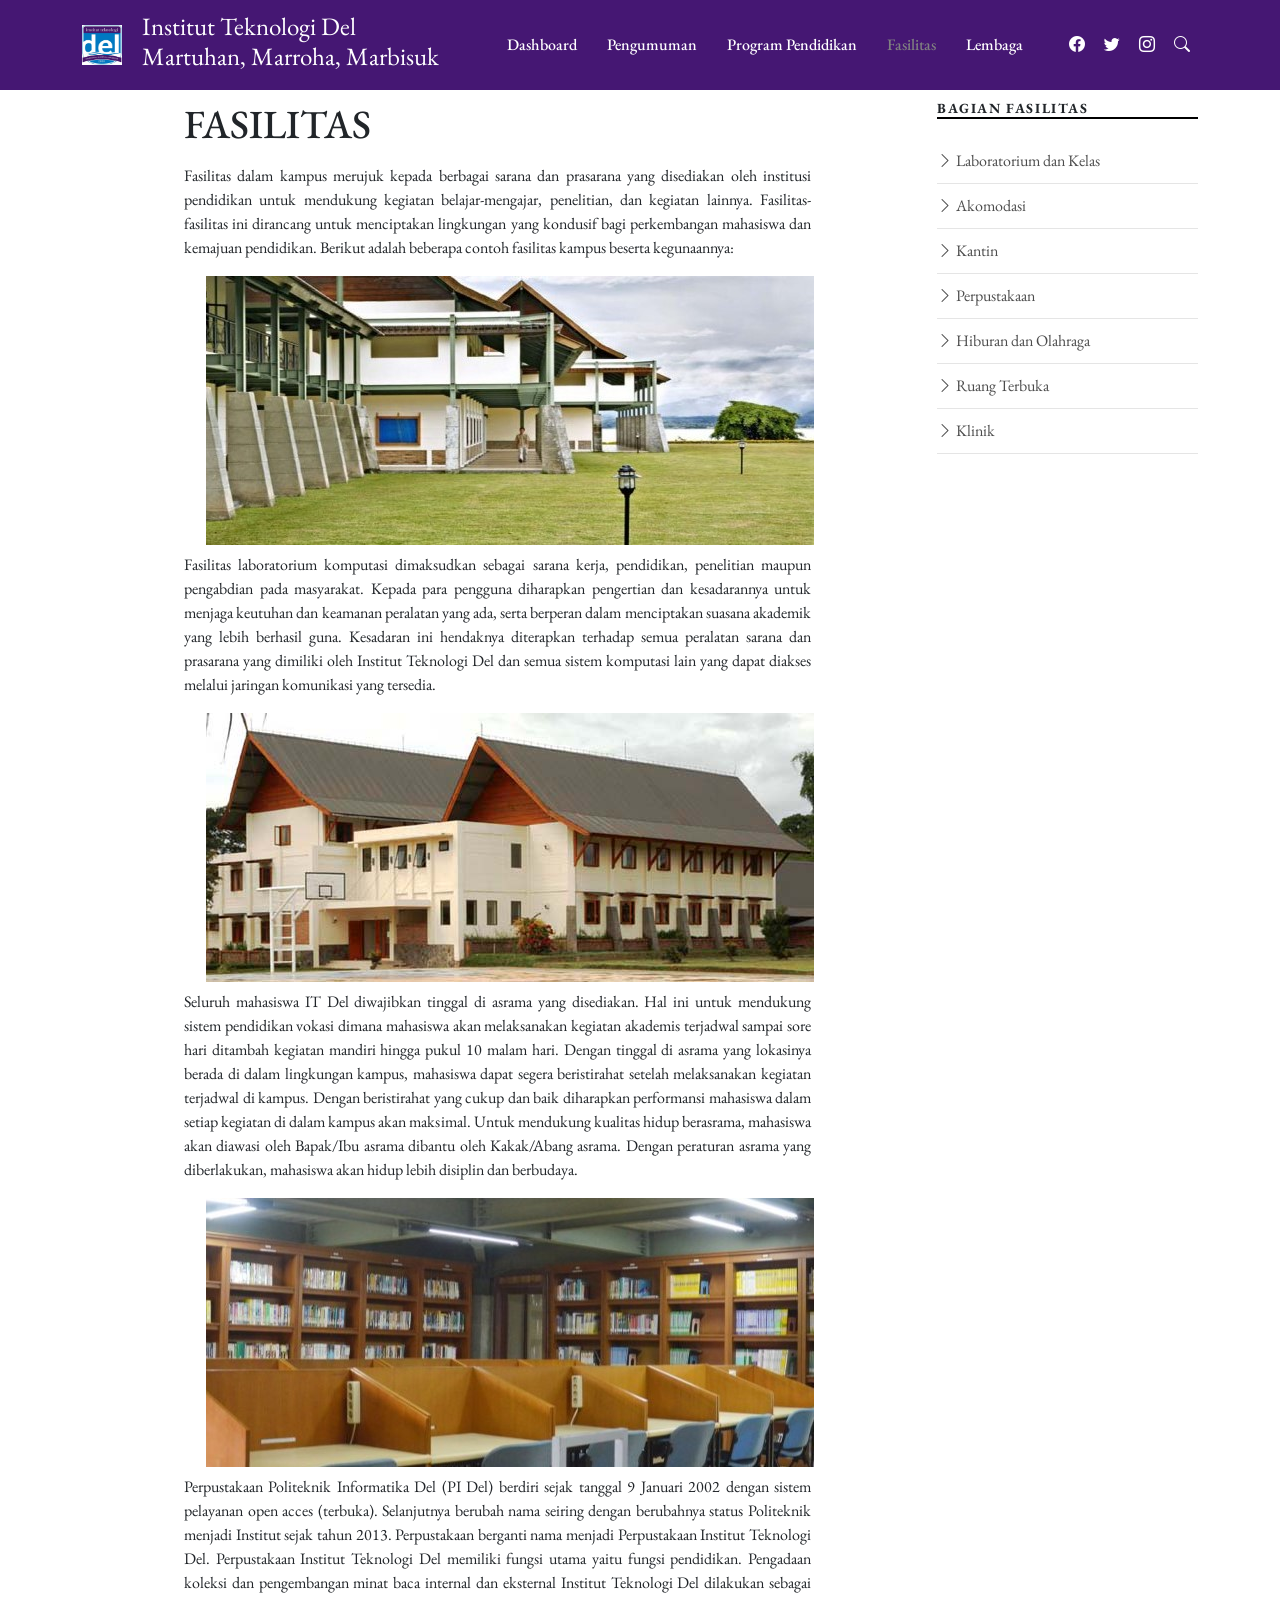
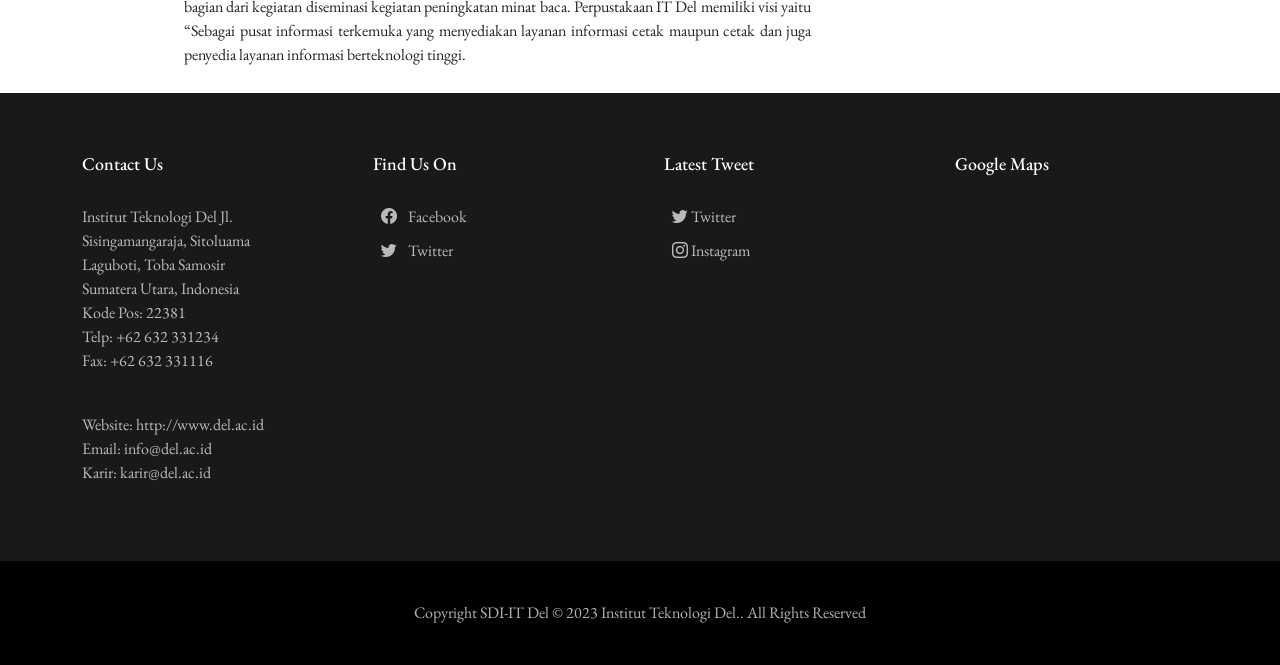
<file: fasilitas.html>
<!DOCTYPE html>
<html lang="en">

<head>
  <meta charset="utf-8">
  <meta content="width=device-width, initial-scale=1.0" name="viewport">

  <title>Fasilitas</title>
  <meta content="" name="description">
  <meta content="" name="keywords">

  <!-- Favicons -->
  <link href="assets/img/DEL.png" rel="icon">
  <link href="assets/img/DEL.png" rel="apple-touch-icon">

  <!-- Google Fonts -->
  <link rel="preconnect" href="https://fonts.googleapis.com">
  <link rel="preconnect" href="https://fonts.gstatic.com" crossorigin>
  <link href="https://fonts.googleapis.com/css2?family=EB+Garamond:wght@400;500&family=Inter:wght@400;500&family=Playfair+Display:ital,wght@0,400;0,700;1,400;1,700&display=swap" rel="stylesheet">

  <!-- Vendor CSS Files -->
  <link href="assets/vendor/bootstrap/css/bootstrap.min.css" rel="stylesheet">
  <link href="assets/vendor/bootstrap-icons/bootstrap-icons.css" rel="stylesheet">
  <link href="assets/vendor/swiper/swiper-bundle.min.css" rel="stylesheet">
  <link href="assets/vendor/glightbox/css/glightbox.min.css" rel="stylesheet">
  <link href="assets/vendor/aos/aos.css" rel="stylesheet">

  <!-- Template Main CSS Files -->
  <link href="assets/css/variables.css" rel="stylesheet">
  <link href="assets/css/main.css" rel="stylesheet">
</head>

<body>

      <!-- ======= Header ======= -->
    <header id="header" class="header d-flex align-items-center fixed-top">
      <div class="container-fluid container-xl d-flex align-items-center justify-content-between">
        <a href="index.html" class="logo d-flex align-items-center">
          <img src="assets/img/DEL.jpg" style="width: 40px; height: auto; margin-right: 20px;" />
          <div>
            <h1>Institut Teknologi Del <br>
            Martuhan, Marroha, Marbisuk</h1>
          </div>
        </a>
        <nav id="navbar" class="navbar">
          <ul>
            <li><a href="dashboard.html">Dashboard</a></li>
            <li><a href="pengumuman.html">Pengumuman</a></li>
            <li><a href="programpendidikan.html">Program Pendidikan</a></li>
            <li><a href="fasilitas.html" class="active">Fasilitas</a></li>
            <li><a href="lembaga.html">Lembaga</a></li>
            </li>
          </ul>
        </nav><!-- .navbar -->

        <div class="position-relative">
          <a href="#" class="mx-2 text-white"><span class="bi-facebook"></span></a>
          <a href="#" class="mx-2 text-white"><span class="bi-twitter"></span></a>
          <a href="#" class="mx-2 text-white"><span class="bi-instagram"></span></a>
          <a href="#" class="mx-2 js-search-open text-white"><span class="bi-search"></span></a>
          <i class="bi bi-list mobile-nav-toggle"></i>

        <!-- ======= Search Form ======= -->
        <div class="search-form-wrap js-search-form-wrap">
          <form action="search-result.html" class="search-form">
            <span class="icon bi-search"></span>
            <input type="text" placeholder="Search" class="form-control">
            <button class="btn js-search-close"><span class="bi-x"></span></button>
          </form>
        </div><!-- End Search Form -->

      </div>

    </div>

  </header><!-- End Header -->

  <main id="main">
    <section class="single-post-content">
      <div class="container">
        <div class="row">
          <div class="col-md-9 post-content" data-aos="fade-up">

            <!-- ======= Single Post Content ======= -->
            <div class="single-post">
              <h1 class="mb-3">FASILITAS</h1>
              <p style="text-align: justify;">Fasilitas dalam kampus merujuk kepada berbagai sarana dan prasarana yang disediakan oleh institusi pendidikan untuk mendukung kegiatan belajar-mengajar, penelitian, dan kegiatan lainnya. Fasilitas-fasilitas ini dirancang untuk menciptakan lingkungan yang kondusif bagi perkembangan mahasiswa dan kemajuan pendidikan. Berikut adalah beberapa contoh fasilitas kampus beserta kegunaannya:</P>
              <center>
              <figure class="my-2">
                <img src="assets/img/fasilitaskelas.jpg" alt="" class="img-fluid">
              </figure>
              </center>
              <p style="text-align: justify;">Fasilitas laboratorium komputasi dimaksudkan sebagai sarana kerja, pendidikan, penelitian maupun pengabdian pada masyarakat. Kepada para pengguna diharapkan pengertian dan kesadarannya untuk menjaga keutuhan dan keamanan peralatan yang ada, serta berperan dalam menciptakan suasana akademik yang lebih berhasil guna. Kesadaran ini hendaknya diterapkan terhadap semua peralatan sarana dan prasarana yang dimiliki oleh Institut Teknologi Del dan semua sistem komputasi lain yang dapat diakses melalui jaringan komunikasi yang tersedia.</p>
              <center>
                <figure class="my-2">
                  <img src="assets/img/fasilitasasrama.jpg" alt="" class="img-fluid">
                </figure>
                </center>
                <p style="text-align: justify;">Seluruh mahasiswa IT Del diwajibkan tinggal di asrama yang disediakan. Hal ini untuk mendukung sistem pendidikan vokasi dimana mahasiswa akan melaksanakan kegiatan akademis terjadwal sampai sore hari ditambah kegiatan mandiri hingga pukul 10 malam hari. Dengan tinggal di asrama yang lokasinya berada di dalam lingkungan kampus, mahasiswa dapat segera beristirahat setelah melaksanakan kegiatan terjadwal di kampus. Dengan beristirahat yang cukup dan baik diharapkan performansi mahasiswa dalam setiap kegiatan di dalam kampus akan maksimal. Untuk mendukung kualitas hidup berasrama, mahasiswa akan diawasi oleh Bapak/Ibu asrama dibantu oleh Kakak/Abang asrama. Dengan peraturan asrama yang diberlakukan, mahasiswa akan hidup lebih disiplin dan berbudaya.</p>
              <center>
                <figure class="my-2">
                  <img src="assets/img/fasilitasperpustakaan.jpg" alt="" class="img-fluid">
                </figure>
                </center>
                <p style="text-align: justify;">Perpustakaan Politeknik Informatika Del (PI Del) berdiri sejak tanggal 9 Januari 2002 dengan sistem pelayanan  open acces (terbuka). Selanjutnya berubah nama seiring dengan berubahnya status Politeknik menjadi Institut sejak tahun 2013. Perpustakaan berganti nama menjadi Perpustakaan Institut Teknologi Del. Perpustakaan Institut Teknologi Del memiliki fungsi utama yaitu fungsi pendidikan. Pengadaan koleksi dan pengembangan minat baca internal dan eksternal Institut Teknologi Del dilakukan sebagai bagian dari kegiatan diseminasi kegiatan peningkatan  minat baca.

                Perpustakaan IT Del memiliki visi yaitu “Sebagai pusat informasi terkemuka yang menyediakan layanan informasi cetak maupun cetak dan juga penyedia layanan informasi berteknologi tinggi.</p>
             
            </div><!-- End Single Post Content -->
          </div>
          <div class="col-md-3">
            <!-- ======= Sidebar ======= -->
            <div class="aside-block">
              <h3 class="aside-title">Bagian Fasilitas</h3>
              <ul class="aside-links list-unstyled">
                <li><a href="category.html"><i class="bi bi-chevron-right"></i> Laboratorium dan Kelas</a></li>
                <li><a href="category.html"><i class="bi bi-chevron-right"></i> Akomodasi</a></li>
                <li><a href="category.html"><i class="bi bi-chevron-right"></i> Kantin</a></li>
                <li><a href="category.html"><i class="bi bi-chevron-right"></i> Perpustakaan</a></li>
                <li><a href="category.html"><i class="bi bi-chevron-right"></i> Hiburan dan Olahraga</a></li>
                <li><a href="category.html"><i class="bi bi-chevron-right"></i> Ruang Terbuka</a></li>
                <li><a href="category.html"><i class="bi bi-chevron-right"></i> Klinik</a></li>
              </ul>
            </div><!-- End Categories -->
          </div>
        </div>
      </div>
    </section>
  </main><!-- End #main -->

<!-- ======= Footer ======= -->
<footer id="footer" class="footer">
  <div class="footer-content">
    <div class="container">
      <div class="row g-5">
        <!-- Row 1: Contact Us -->
        <div class="col-12 col-md-6 col-lg-3">
          <h3 class="footer-heading">Contact Us</h3>
          <ul class="footer-links list-unstyled">
            <p>Institut Teknologi Del
              Jl. Sisingamangaraja, Sitoluama <br/>
              Laguboti, Toba Samosir <br/>
              Sumatera Utara, Indonesia <br/>
              Kode Pos: 22381 <br/>
              Telp: +62 632 331234 <br/>
              Fax: +62 632 331116</p> <br/>
            <p>Website: http://www.del.ac.id  <br/>
              Email: info@del.ac.id <br/>
              Karir: karir@del.ac.id</p>
          </ul>
        </div>

        <!-- Row 2: Social Media Links -->
        <div class="col-12 col-md-6 col-lg-3">
          <h3 class="footer-heading">Find Us On</h3>
          <ul class="footer-links footer-blog-entry list-unstyled">
            <li><a href="#" class="mx-2"><span class="bi-facebook"></span> </a> Facebook</li>
            <li><a href="#" class="mx-2"><span class="bi-twitter"></span></a> Twitter</li>
          </ul>
        </div>

        <!-- Row 3: Latest Tweets -->
        <div class="col-12 col-md-6 col-lg-3">
          <h3 class="footer-heading">Latest Tweet</h3>
          <ul class="footer-links footer-blog-entry list-unstyled">
            <li><a href="#" class="mx-2"><span class="bi-twitter"></span>&nbsp;Twitter</a></li>
            <li><a href="#" class="mx-2"><span class="bi-instagram"></span>&nbsp;Instagram</a></li>
          </ul>
        </div>

        <!-- Row 4: Google Maps -->
        <div class="col-12 col-lg-3">
          <h3 class="footer-heading">Google Maps</h3>
          <iframe src="https://www.google.com/maps/embed?pb=!1m14!1m8!1m3!1d15945.469382960306!2d99.1486328!3d2.3832152!3m2!1i1024!2i768!4f13.1!3m3!1m2!1s0x302e00fdad2d7341%3A0xf59ef99c591fe451!2sInstitut%20Teknologi%20Del!5e0!3m2!1sid!2sid!4v1702007231664!5m2!1sid!2sid" width="100%" height="280" style="border:0;" allowfullscreen="" loading="lazy" referrerpolicy="no-referrer-when-downgrade"></iframe>
        </div>
      </div>
    </div>
  </div>

  <div class="footer-legal">
    <div class="container">
      <div class="row justify-content-center"> <!-- Center the copyright text -->
        <div class="col-md-6 text-center mb-3 mb-md-0">
          <div class="copyright">
            Copyright SDI-IT Del © <strong><span> 2023 Institut Teknologi Del.</span></strong>. All Rights Reserved
          </div>
        </div>
      </div>
    </div>
  </div>
</footer>
<!-- ======= End Footer ======= -->

  <a href="#" class="scroll-top d-flex align-items-center justify-content-center"><i class="bi bi-arrow-up-short"></i></a>

  <!-- Vendor JS Files -->
  <script src="assets/vendor/bootstrap/js/bootstrap.bundle.min.js"></script>
  <script src="assets/vendor/swiper/swiper-bundle.min.js"></script>
  <script src="assets/vendor/glightbox/js/glightbox.min.js"></script>
  <script src="assets/vendor/aos/aos.js"></script>
  <script src="assets/vendor/php-email-form/validate.js"></script>

  <!-- Template Main JS File -->
  <script src="assets/js/main.js"></script>

</body>

</html>
</file>
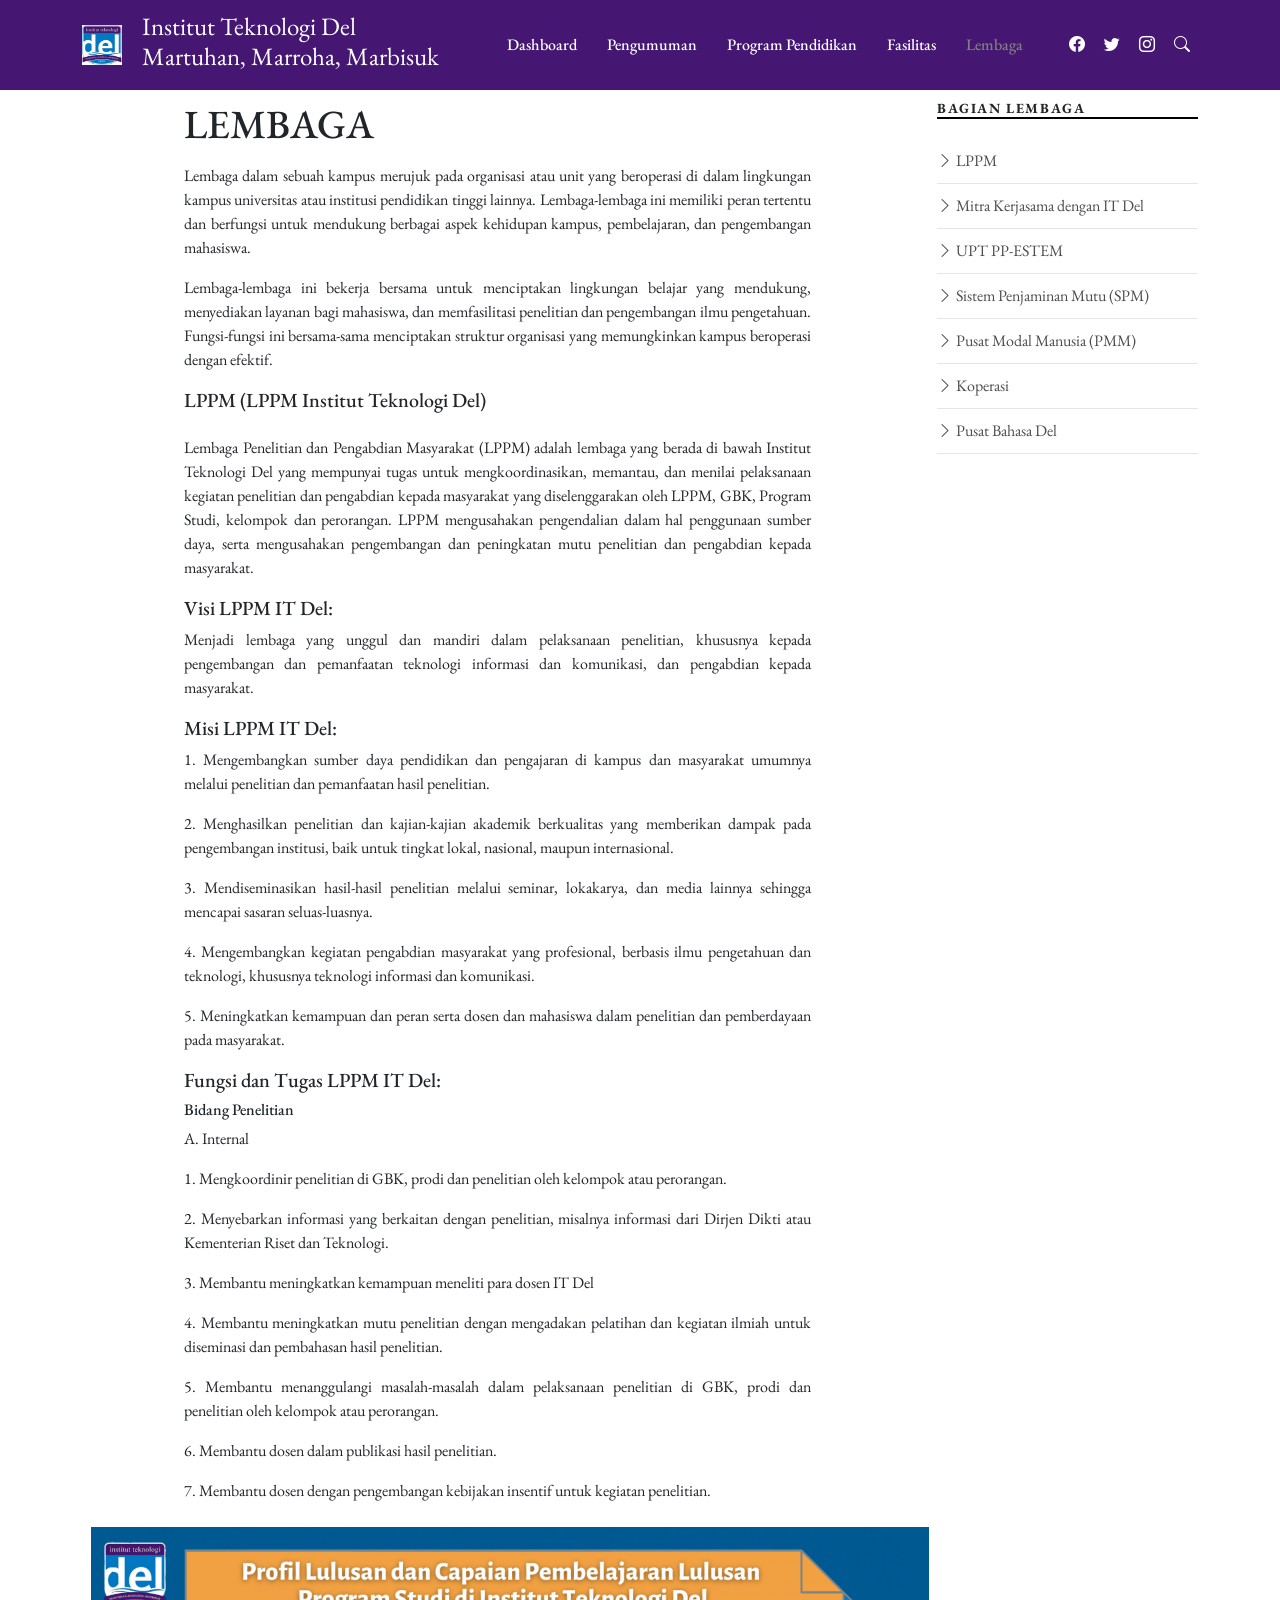
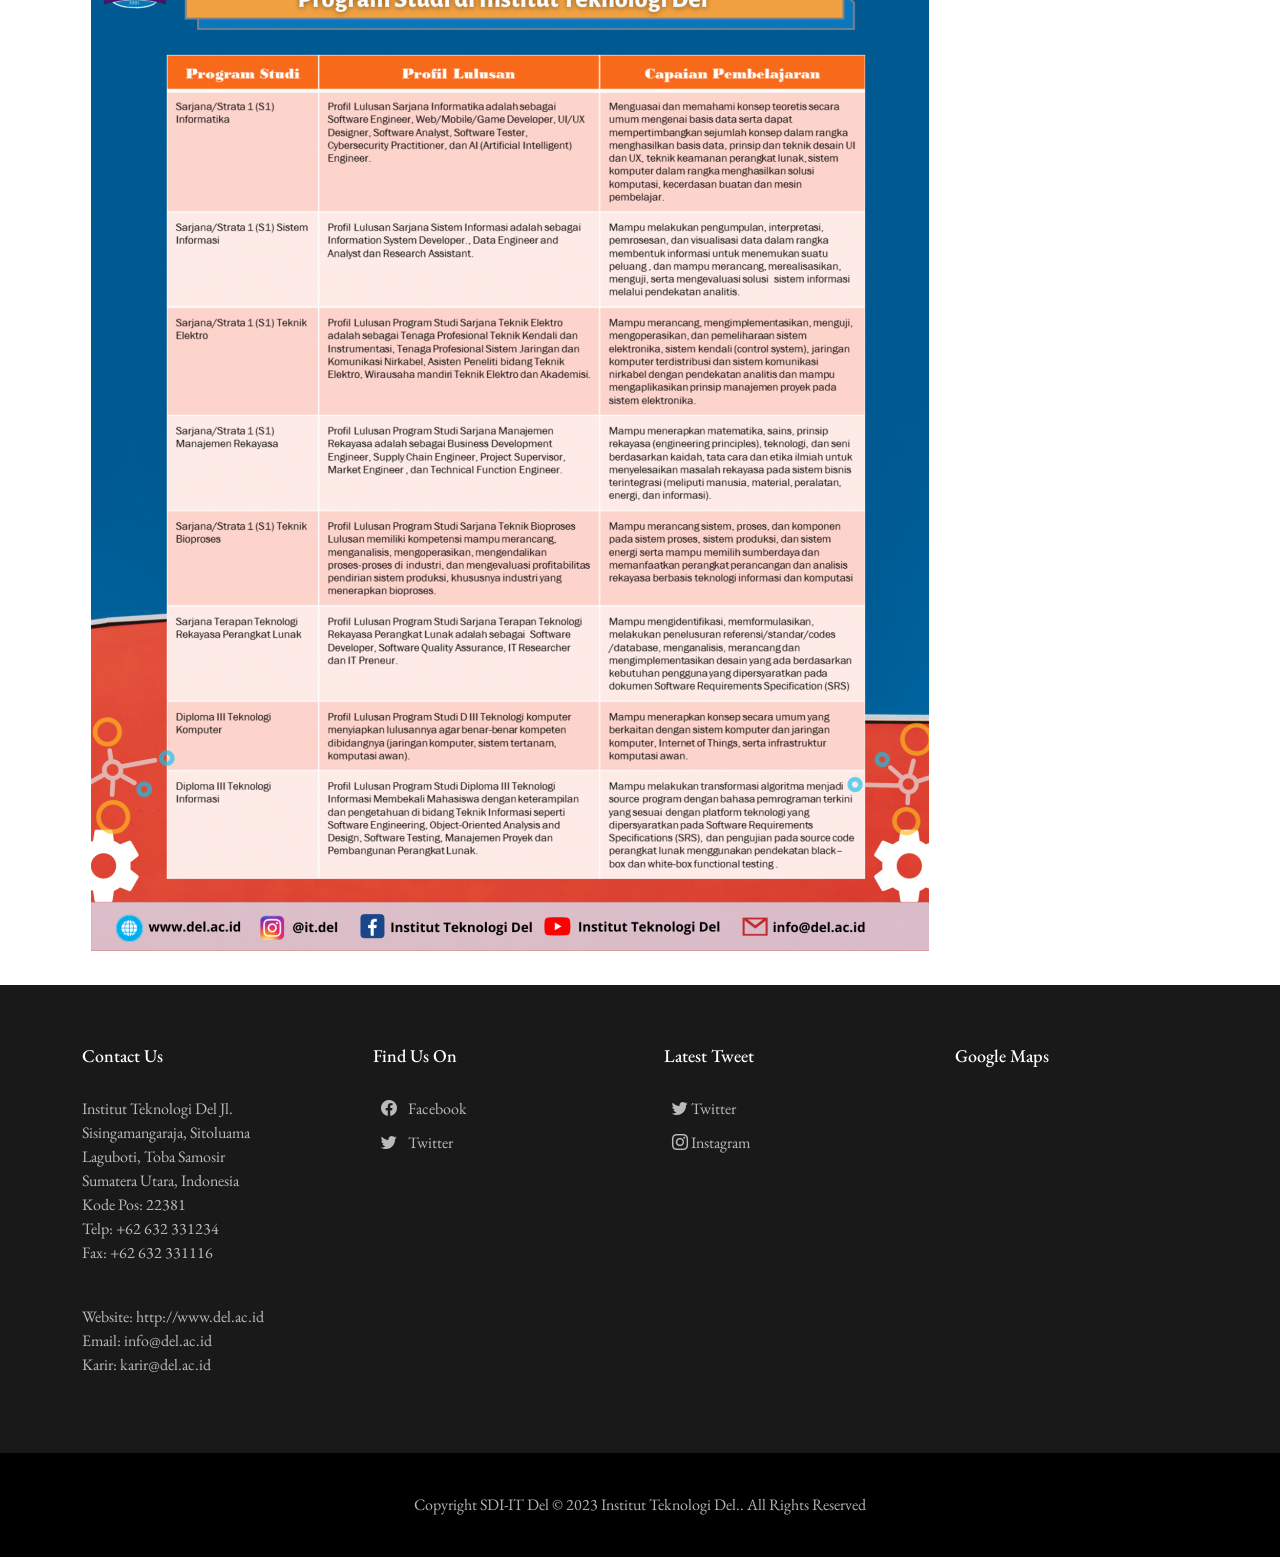
<file: lembaga.html>
<!DOCTYPE html>
<html lang="en">

<head>
  <meta charset="utf-8">
  <meta content="width=device-width, initial-scale=1.0" name="viewport">

  <title>Lembaga</title>
  <meta content="" name="description">
  <meta content="" name="keywords">

  <!-- Favicons -->
  <link href="assets/img/DEL.png" rel="icon">
  <link href="assets/img/DEL.png" rel="apple-touch-icon">

  <!-- Google Fonts -->
  <link rel="preconnect" href="https://fonts.googleapis.com">
  <link rel="preconnect" href="https://fonts.gstatic.com" crossorigin>
  <link href="https://fonts.googleapis.com/css2?family=EB+Garamond:wght@400;500&family=Inter:wght@400;500&family=Playfair+Display:ital,wght@0,400;0,700;1,400;1,700&display=swap" rel="stylesheet">

  <!-- Vendor CSS Files -->
  <link href="assets/vendor/bootstrap/css/bootstrap.min.css" rel="stylesheet">
  <link href="assets/vendor/bootstrap-icons/bootstrap-icons.css" rel="stylesheet">
  <link href="assets/vendor/swiper/swiper-bundle.min.css" rel="stylesheet">
  <link href="assets/vendor/glightbox/css/glightbox.min.css" rel="stylesheet">
  <link href="assets/vendor/aos/aos.css" rel="stylesheet">

  <!-- Template Main CSS Files -->
  <link href="assets/css/variables.css" rel="stylesheet">
  <link href="assets/css/main.css" rel="stylesheet">
</head>

<body>

      <!-- ======= Header ======= -->
    <header id="header" class="header d-flex align-items-center fixed-top">
      <div class="container-fluid container-xl d-flex align-items-center justify-content-between">
        <a href="index.html" class="logo d-flex align-items-center">
          <img src="assets/img/DEL.jpg" style="width: 40px; height: auto; margin-right: 20px;" />
          <div>
            <h1>Institut Teknologi Del <br>
            Martuhan, Marroha, Marbisuk</h1>
          </div>
        </a>
        <nav id="navbar" class="navbar">
          <ul>
            <li><a href="dashboard.html">Dashboard</a></li>
            <li><a href="pengumuman.html">Pengumuman</a></li>
            <li><a href="programpendidikan.html">Program Pendidikan</a></li>
            <li><a href="fasilitas.html">Fasilitas</a></li>
            <li><a href="lembaga.html" class="active">Lembaga</a></li>
            </li>
          </ul>
        </nav><!-- .navbar -->

        <div class="position-relative">
          <a href="#" class="mx-2 text-white"><span class="bi-facebook"></span></a>
          <a href="#" class="mx-2 text-white"><span class="bi-twitter"></span></a>
          <a href="#" class="mx-2 text-white"><span class="bi-instagram"></span></a>
          <a href="#" class="mx-2 js-search-open text-white"><span class="bi-search"></span></a>
          <i class="bi bi-list mobile-nav-toggle"></i>

        <!-- ======= Search Form ======= -->
        <div class="search-form-wrap js-search-form-wrap">
          <form action="search-result.html" class="search-form">
            <span class="icon bi-search"></span>
            <input type="text" placeholder="Search" class="form-control">
            <button class="btn js-search-close"><span class="bi-x"></span></button>
          </form>
        </div><!-- End Search Form -->

      </div>

    </div>

  </header><!-- End Header -->


  <main id="main">
    <section class="single-post-content">
      <div class="container">
        <div class="row">
          <div class="col-md-9 post-content" data-aos="fade-up">

            <!-- ======= Single Post Content ======= -->
            <div class="single-post">
              <h1 class="mb-3">LEMBAGA</h1>
              <p style="text-align: justify;">Lembaga dalam sebuah kampus merujuk pada organisasi atau unit yang beroperasi di dalam lingkungan kampus universitas atau institusi pendidikan tinggi lainnya. Lembaga-lembaga ini memiliki peran tertentu dan berfungsi untuk mendukung berbagai aspek kehidupan kampus, pembelajaran, dan pengembangan mahasiswa.</p> 
              <p style="text-align: justify;">Lembaga-lembaga ini bekerja bersama untuk menciptakan lingkungan belajar yang mendukung, menyediakan layanan bagi mahasiswa, dan memfasilitasi penelitian dan pengembangan ilmu pengetahuan. Fungsi-fungsi ini bersama-sama menciptakan struktur organisasi yang memungkinkan kampus beroperasi dengan efektif.</P>
              <h5 class="mb-4">LPPM (LPPM Institut Teknologi Del)</h5>
              <figure class="my-4">
              </figure>
              <p style="text-align: justify;">Lembaga Penelitian dan Pengabdian Masyarakat (LPPM) adalah lembaga yang berada di bawah Institut Teknologi Del yang mempunyai tugas untuk mengkoordinasikan, memantau, dan menilai pelaksanaan kegiatan penelitian dan pengabdian kepada masyarakat yang diselenggarakan oleh LPPM, GBK, Program Studi, kelompok dan perorangan. LPPM mengusahakan pengendalian dalam hal penggunaan sumber daya, serta mengusahakan pengembangan dan peningkatan mutu penelitian dan pengabdian kepada masyarakat.</p>
              <h5 class="mb-2">Visi LPPM IT Del:</h5>
              <p style="text-align: justify;">Menjadi lembaga yang unggul dan mandiri dalam pelaksanaan penelitian, khususnya kepada pengembangan dan pemanfaatan teknologi informasi dan komunikasi, dan pengabdian kepada masyarakat.</p>
              <h5 class="mb-2">Misi LPPM IT Del:</h5>
              <p style="text-align: justify;">1. Mengembangkan sumber daya pendidikan dan pengajaran di kampus dan masyarakat umumnya melalui penelitian dan pemanfaatan hasil penelitian.</P>
                <p style="text-align: justify;">2. Menghasilkan penelitian dan kajian-kajian akademik berkualitas yang memberikan dampak pada pengembangan institusi, baik untuk tingkat lokal, nasional, maupun internasional.</P>
                  <p style="text-align: justify;">3. Mendiseminasikan hasil-hasil penelitian melalui seminar, lokakarya, dan media lainnya sehingga mencapai sasaran seluas-luasnya.</P>
                    <p style="text-align: justify;">4. Mengembangkan kegiatan pengabdian masyarakat yang profesional, berbasis ilmu pengetahuan dan teknologi, khususnya teknologi informasi dan komunikasi.</P>
                      <p style="text-align: justify;">5. Meningkatkan kemampuan dan peran serta dosen dan mahasiswa dalam penelitian dan pemberdayaan pada masyarakat.</p>
              <h5 class="mb-2">Fungsi dan Tugas LPPM IT Del:</h5>
              <h6 class="mb-2">Bidang Penelitian</h6>
              <P>A. Internal</P>
              <p style="text-align: justify;">1. Mengkoordinir penelitian di GBK, prodi dan penelitian oleh kelompok atau perorangan.</P>
                <p style="text-align: justify;">2. Menyebarkan informasi yang berkaitan dengan penelitian, misalnya informasi dari Dirjen Dikti atau Kementerian Riset dan Teknologi.</P>
                  <p style="text-align: justify;">3. Membantu meningkatkan kemampuan meneliti para dosen IT Del</P>
                    <p style="text-align: justify;">4. Membantu meningkatkan mutu penelitian dengan mengadakan pelatihan dan kegiatan ilmiah untuk diseminasi dan pembahasan hasil penelitian.</P>
                      <p style="text-align: justify;">5. Membantu menanggulangi masalah-masalah dalam pelaksanaan penelitian di GBK, prodi dan penelitian oleh kelompok atau perorangan.</P>
                        <p style="text-align: justify;">6. Membantu dosen dalam publikasi hasil penelitian.</P>
                          <p style="text-align: justify;">7. Membantu dosen dengan pengembangan kebijakan insentif untuk kegiatan penelitian.</P>
              <figure class="my-4">
                <center> 
                <img src="assets/img/programpendidikan.png" alt="" class="img-fluid">
              </center>
            </div><!-- End Single Post Content -->
          </div>
          <div class="col-md-3">
            <!-- ======= Sidebar ======= -->
            <div class="aside-block">
              <h3 class="aside-title">Bagian Lembaga</h3>
              <ul class="aside-links list-unstyled">
                <li><a href="category.html"><i class="bi bi-chevron-right"></i> LPPM</a></li>
                <li><a href="category.html"><i class="bi bi-chevron-right"></i> Mitra Kerjasama dengan IT Del</a></li>
                <li><a href="category.html"><i class="bi bi-chevron-right"></i> UPT PP-ESTEM</a></li>
                <li><a href="category.html"><i class="bi bi-chevron-right"></i> Sistem Penjaminan Mutu (SPM)</a></li>
                <li><a href="category.html"><i class="bi bi-chevron-right"></i> Pusat Modal Manusia (PMM)</a></li>
                <li><a href="category.html"><i class="bi bi-chevron-right"></i> Koperasi</a></li>
                <li><a href="category.html"><i class="bi bi-chevron-right"></i> Pusat Bahasa Del</a></li>
              </ul>
            </div><!-- End Categories -->
          </div>
        </div>
      </div>
    </section>
  </main><!-- End #main -->

<!-- ======= Footer ======= -->
<footer id="footer" class="footer">
  <div class="footer-content">
    <div class="container">
      <div class="row g-5">
        <!-- Row 1: Contact Us -->
        <div class="col-12 col-md-6 col-lg-3">
          <h3 class="footer-heading">Contact Us</h3>
          <ul class="footer-links list-unstyled">
            <p>Institut Teknologi Del
              Jl. Sisingamangaraja, Sitoluama <br/>
              Laguboti, Toba Samosir <br/>
              Sumatera Utara, Indonesia <br/>
              Kode Pos: 22381 <br/>
              Telp: +62 632 331234 <br/>
              Fax: +62 632 331116</p> <br/>
            <p>Website: http://www.del.ac.id  <br/>
              Email: info@del.ac.id <br/>
              Karir: karir@del.ac.id</p>
          </ul>
        </div>

        <!-- Row 2: Social Media Links -->
        <div class="col-12 col-md-6 col-lg-3">
          <h3 class="footer-heading">Find Us On</h3>
          <ul class="footer-links footer-blog-entry list-unstyled">
            <li><a href="#" class="mx-2"><span class="bi-facebook"></span> </a> Facebook</li>
            <li><a href="#" class="mx-2"><span class="bi-twitter"></span></a> Twitter</li>
          </ul>
        </div>

        <!-- Row 3: Latest Tweets -->
        <div class="col-12 col-md-6 col-lg-3">
          <h3 class="footer-heading">Latest Tweet</h3>
          <ul class="footer-links footer-blog-entry list-unstyled">
            <li><a href="#" class="mx-2"><span class="bi-twitter"></span>&nbsp;Twitter</a></li>
            <li><a href="#" class="mx-2"><span class="bi-instagram"></span>&nbsp;Instagram</a></li>
          </ul>
        </div>

        <!-- Row 4: Google Maps -->
        <div class="col-12 col-lg-3">
          <h3 class="footer-heading">Google Maps</h3>
          <iframe src="https://www.google.com/maps/embed?pb=!1m14!1m8!1m3!1d15945.469382960306!2d99.1486328!3d2.3832152!3m2!1i1024!2i768!4f13.1!3m3!1m2!1s0x302e00fdad2d7341%3A0xf59ef99c591fe451!2sInstitut%20Teknologi%20Del!5e0!3m2!1sid!2sid!4v1702007231664!5m2!1sid!2sid" width="100%" height="280" style="border:0;" allowfullscreen="" loading="lazy" referrerpolicy="no-referrer-when-downgrade"></iframe>
        </div>
      </div>
    </div>
  </div>

  <div class="footer-legal">
    <div class="container">
      <div class="row justify-content-center"> <!-- Center the copyright text -->
        <div class="col-md-6 text-center mb-3 mb-md-0">
          <div class="copyright">
            Copyright SDI-IT Del © <strong><span> 2023 Institut Teknologi Del.</span></strong>. All Rights Reserved
          </div>
        </div>
      </div>
    </div>
  </div>
</footer>
<!-- ======= End Footer ======= -->

  <a href="#" class="scroll-top d-flex align-items-center justify-content-center"><i class="bi bi-arrow-up-short"></i></a>

  <!-- Vendor JS Files -->
  <script src="assets/vendor/bootstrap/js/bootstrap.bundle.min.js"></script>
  <script src="assets/vendor/swiper/swiper-bundle.min.js"></script>
  <script src="assets/vendor/glightbox/js/glightbox.min.js"></script>
  <script src="assets/vendor/aos/aos.js"></script>
  <script src="assets/vendor/php-email-form/validate.js"></script>

  <!-- Template Main JS File -->
  <script src="assets/js/main.js"></script>

</body>

</html>
</file>
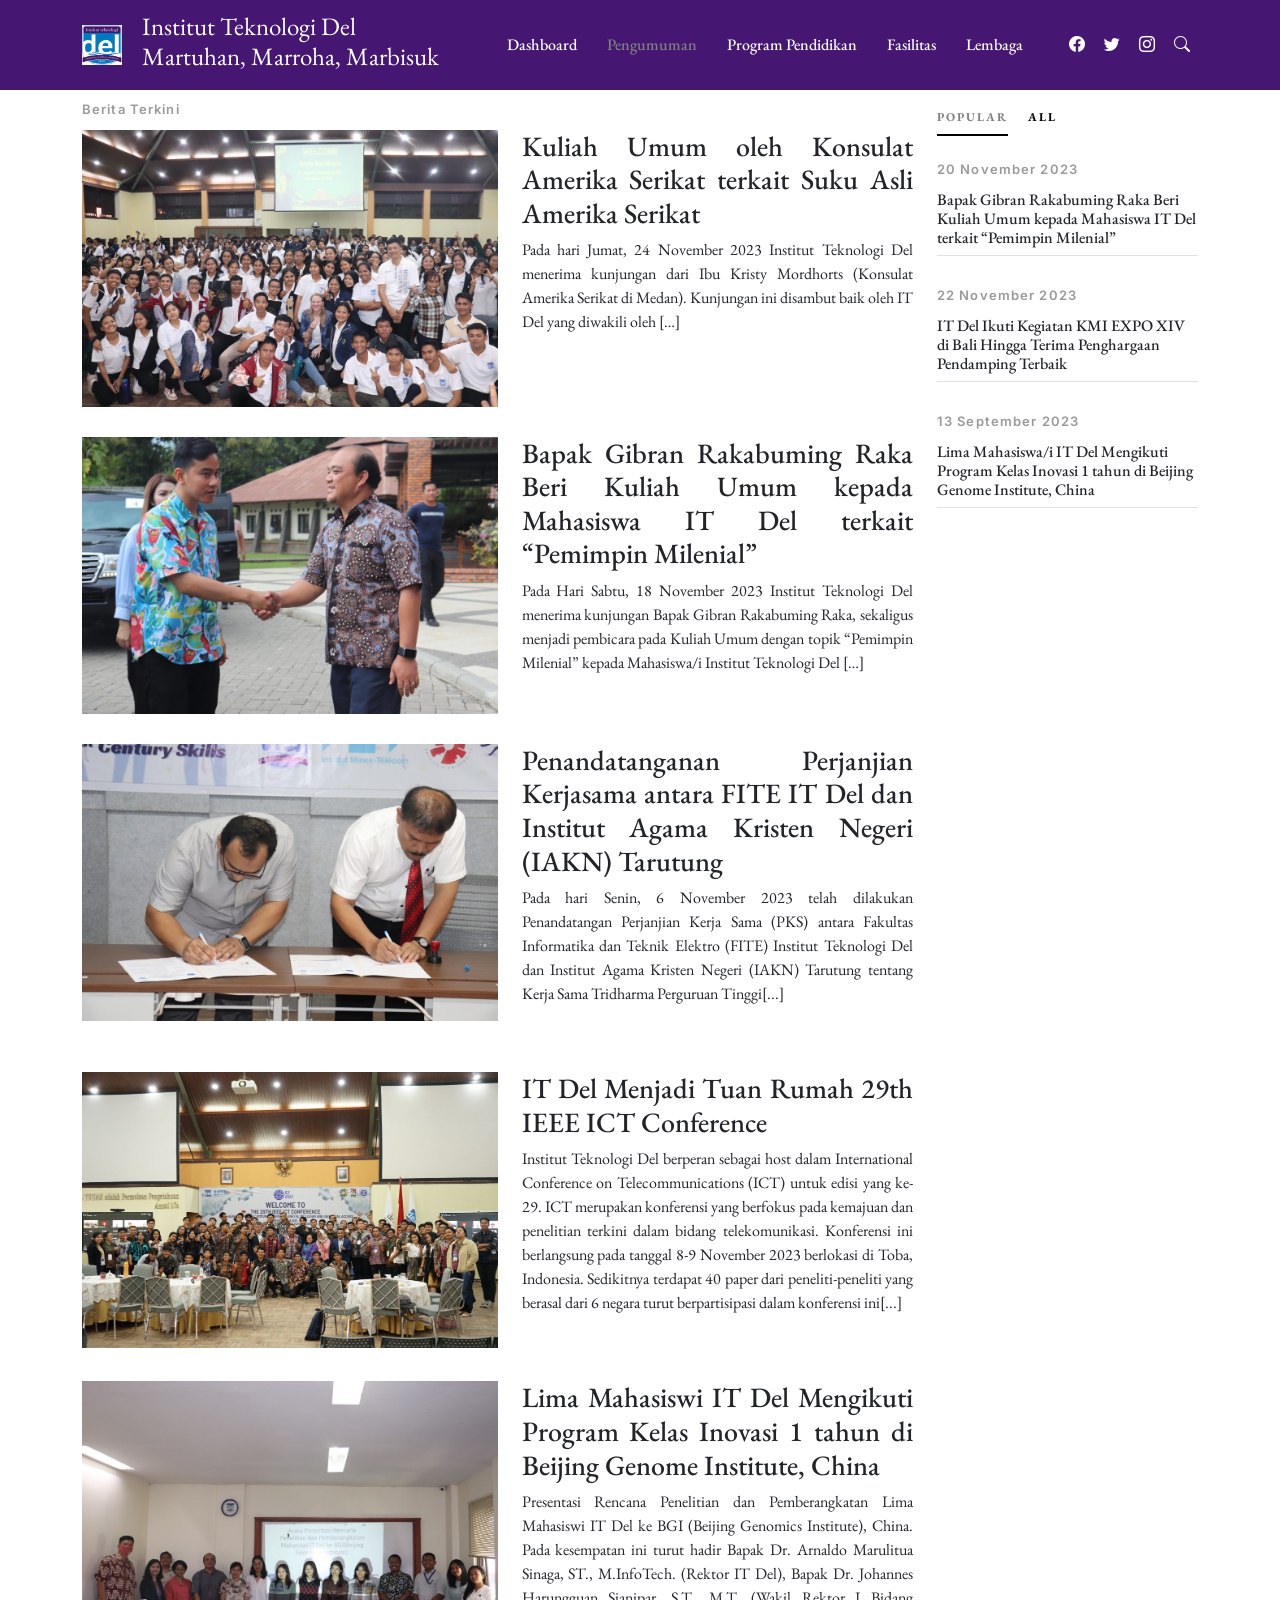
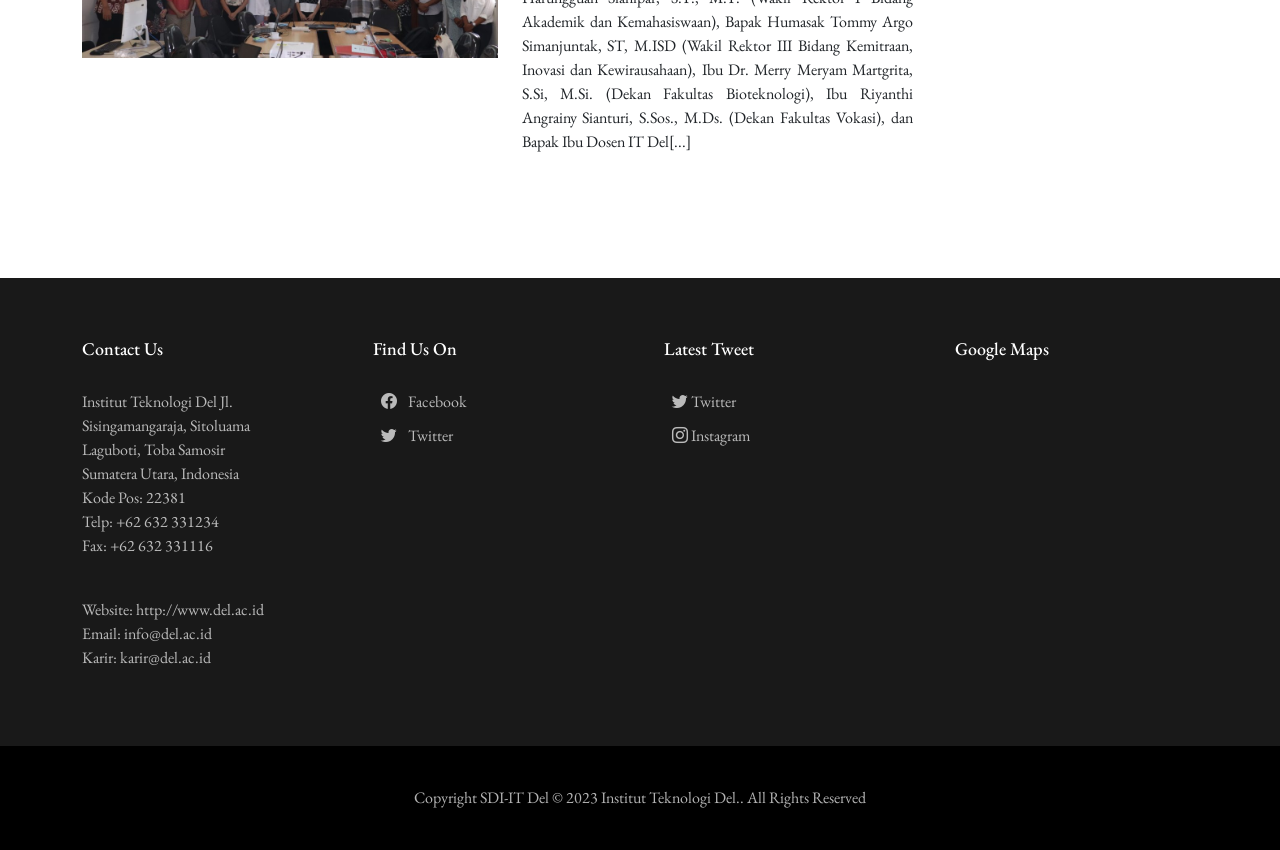
<file: pengumuman.html>
<!DOCTYPE html>
<html lang="en">

<head>
  <meta charset="utf-8">
  <meta content="width=device-width, initial-scale=1.0" name="viewport">

  <title>Pengumuman</title>
  <meta content="" name="description">
  <meta content="" name="keywords">

  <!-- Favicons -->
  <link href="assets/img/DEL.png" rel="icon">
  <link href="assets/img/DEL.png" rel="apple-touch-icon">

  <!-- Google Fonts -->
  <link rel="preconnect" href="https://fonts.googleapis.com">
  <link rel="preconnect" href="https://fonts.gstatic.com" crossorigin>
  <link href="https://fonts.googleapis.com/css2?family=EB+Garamond:wght@400;500&family=Inter:wght@400;500&family=Playfair+Display:ital,wght@0,400;0,700;1,400;1,700&display=swap" rel="stylesheet">

  <!-- Vendor CSS Files -->
  <link href="assets/vendor/bootstrap/css/bootstrap.min.css" rel="stylesheet">
  <link href="assets/vendor/bootstrap-icons/bootstrap-icons.css" rel="stylesheet">
  <link href="assets/vendor/swiper/swiper-bundle.min.css" rel="stylesheet">
  <link href="assets/vendor/glightbox/css/glightbox.min.css" rel="stylesheet">
  <link href="assets/vendor/aos/aos.css" rel="stylesheet">

  <!-- Template Main CSS Files -->
  <link href="assets/css/variables.css" rel="stylesheet">
  <link href="assets/css/main.css" rel="stylesheet">
</head>

<body>

      <!-- ======= Header ======= -->
    <header id="header" class="header d-flex align-items-center fixed-top">
      <div class="container-fluid container-xl d-flex align-items-center justify-content-between">
        <a href="index.html" class="logo d-flex align-items-center">
          <img src="assets/img/DEL.jpg" style="width: 40px; height: auto; margin-right: 20px;" />
          <div>
            <h1>Institut Teknologi Del <br>
            Martuhan, Marroha, Marbisuk</h1>
          </div>
        </a>
        <nav id="navbar" class="navbar">
          <ul>
            <li><a href="dashboard.html">Dashboard</a></li>
            <li><a href="pengumuman.html" class="active">Pengumuman</a></li>
            <li><a href="programpendidikan.html">Program Pendidikan</a></li>
            <li><a href="fasilitas.html">Fasilitas</a></li>
            <li><a href="lembaga.html">Lembaga</a></li>
            </li>
          </ul>
        </nav><!-- .navbar -->

        <div class="position-relative">
          <a href="#" class="mx-2 text-white"><span class="bi-facebook"></span></a>
          <a href="#" class="mx-2 text-white"><span class="bi-twitter"></span></a>
          <a href="#" class="mx-2 text-white"><span class="bi-instagram"></span></a>
          <a href="#" class="mx-2 js-search-open text-white"><span class="bi-search"></span></a>
          <i class="bi bi-list mobile-nav-toggle"></i>

        <!-- ======= Search Form ======= -->
        <div class="search-form-wrap js-search-form-wrap">
          <form action="search-result.html" class="search-form">
            <span class="icon bi-search"></span>
            <input type="text" placeholder="Search" class="form-control">
            <button class="btn js-search-close"><span class="bi-x"></span></button>
          </form>
        </div><!-- End Search Form -->

      </div>

    </div>

  </header><!-- End Header -->

  <main id="main">
    <section>
      <div class="container">
        <div class="row">

          <div class="col-md-9" data-aos="fade-up"> 
            <div class="post-meta d-block"><span class="date">Berita Terkini</span></div>
            <div class="d-md-flex post-entry-2 half">
              <a href="single-post.html" class="me-4 thumbnail">
                <img src="assets/img/konsulatpengu.jpg" alt="" class="img-fluid">
              </a>
              <div>
                <h3 style="text-align: justify;"><a href="single-post.html">Kuliah Umum oleh Konsulat Amerika Serikat terkait Suku Asli Amerika Serikat</a></h3>
                <p style="text-align: justify;"><a href="single-post.html">Pada hari Jumat, 24 November 2023 Institut Teknologi Del menerima kunjungan dari Ibu Kristy Mordhorts (Konsulat Amerika Serikat di Medan). Kunjungan ini disambut baik oleh IT Del yang diwakili oleh […]</a></p>
                <div class="d-flex align-items-center author">
                </div>
              </div>
            </div>
            
            <div class="d-md-flex post-entry-2 half">
              <a href="single-post.html" class="me-4 thumbnail">
                <img src="assets/img/gibranpengu1.jpg" alt="" class="img-fluid">
              </a>
              <div>
                <h3 style="text-align: justify;"><a href="single-post.html">Bapak Gibran Rakabuming Raka Beri Kuliah Umum kepada Mahasiswa IT Del terkait “Pemimpin Milenial”</a></h3>
                <p style="text-align: justify;"><a href="single-post.html">Pada Hari Sabtu, 18 November 2023 Institut Teknologi Del menerima kunjungan Bapak Gibran Rakabuming Raka, sekaligus menjadi pembicara pada Kuliah Umum dengan topik “Pemimpin Milenial” kepada Mahasiswa/i Institut Teknologi Del […]</a></P>
                <div class="d-flex align-items-center author">
                </div>
              </div>
            </div>

            <div class="d-md-flex post-entry-2 half">
              <a href="single-post.html" class="me-4 thumbnail">
                <img src="assets/img/penandatanganan.jpg" alt="" class="img-fluid">
              </a>
              <div>
                <h3 style="text-align: justify;"><a href="single-post.html">Penandatanganan Perjanjian Kerjasama antara FITE IT Del dan Institut Agama Kristen Negeri (IAKN) Tarutung</a></h3>
                <p style="text-align: justify;"><a href="single-post.html">Pada hari Senin, 6 November 2023 telah dilakukan Penandatangan Perjanjian Kerja Sama (PKS) antara Fakultas Informatika dan Teknik Elektro (FITE) Institut Teknologi Del dan Institut Agama Kristen Negeri (IAKN) Tarutung tentang Kerja Sama Tridharma Perguruan Tinggi[...]</a></p>
                <div class="d-flex align-items-center author">
                </div>
              </div>
            </div>

            <div class="d-md-flex post-entry-2 half">
              <a href="single-post.html" class="me-4 thumbnail">
                <img src="assets/img/IEEE.jpg" alt="" class="img-fluid">
              </a>
              <div>
                <h3 style="text-align: justify;"><a href="single-post.html">IT Del Menjadi Tuan Rumah 29th IEEE ICT Conference</a></h3>
                <p style="text-align: justify;"><a href="single-post.html">Institut Teknologi Del berperan sebagai host dalam International Conference on Telecommunications (ICT) untuk edisi yang ke-29. ICT merupakan konferensi yang berfokus pada kemajuan dan penelitian terkini dalam bidang telekomunikasi. Konferensi ini berlangsung pada tanggal 8-9 November 2023 berlokasi di Toba, Indonesia. Sedikitnya terdapat 40 paper dari peneliti-peneliti yang berasal dari 6 negara turut berpartisipasi dalam konferensi ini[...]</a></p>
                <div class="d-flex align-items-center author">
                </div>
              </div>
            </div>

            <div class="d-md-flex post-entry-2 half">
              <a href="single-post.html" class="me-4 thumbnail">
                <img src="assets/img/Beijing.jpg" alt="" class="img-fluid">
              </a>
              <div>
                <h3 style="text-align: justify;"><a href="single-post.html">Lima Mahasiswi IT Del Mengikuti Program Kelas Inovasi 1 tahun di Beijing Genome Institute, China</a></h3>
                <p style="text-align: justify;"><a href="single-post.html">Presentasi Rencana Penelitian dan Pemberangkatan Lima Mahasiswi IT Del ke BGI (Beijing Genomics Institute), China. Pada kesempatan ini turut hadir Bapak Dr. Arnaldo Marulitua Sinaga, ST., M.InfoTech. (Rektor IT Del), Bapak Dr. Johannes Harungguan Sianipar, S.T., M.T. (Wakil Rektor I Bidang Akademik dan Kemahasiswaan), Bapak Humasak Tommy Argo Simanjuntak, ST, M.ISD (Wakil Rektor III Bidang Kemitraan, Inovasi dan Kewirausahaan), Ibu Dr. Merry Meryam Martgrita, S.Si, M.Si. (Dekan Fakultas Bioteknologi), Ibu Riyanthi Angrainy Sianturi, S.Sos., M.Ds. (Dekan Fakultas Vokasi), dan Bapak Ibu Dosen IT Del[...]</a></p>
                <div class="d-flex align-items-center author">
                </div>
              </div>
            </div>
            <div class="text-start py-4">
            </div>
          </div>

          <div class="col-md-3">
            <!-- ======= Sidebar ======= -->
            <div class="aside-block">
              <ul class="nav nav-pills custom-tab-nav mb-4" id="pills-tab" role="tablist">
                <li class="nav-item" role="presentation">
                  <button class="nav-link active" id="pills-popular-tab" data-bs-toggle="pill" data-bs-target="#pills-popular" type="button" role="tab" aria-controls="pills-popular" aria-selected="true">Popular</button>
                </li>
                <li class="nav-item" role="presentation">
                  <button class="nav-link" id="pills-all-tab" data-bs-toggle="pill" data-bs-target="#pills-all" type="button" role="tab" aria-controls="pills-all" aria-selected="false">ALL</button>
                </li>
              </ul>
              <div class="tab-content" id="pills-tabContent">
                <!-- Popular -->
                <div class="tab-pane fade show active" id="pills-popular" role="tabpanel" aria-labelledby="pills-popular-tab">
                  <div class="post-entry-1 border-bottom">
                    <div class="post-meta"> <span>20 November 2023</span></div>
                    <h6 class="mb-2"><a href="#">Bapak Gibran Rakabuming Raka Beri Kuliah Umum kepada Mahasiswa IT Del terkait “Pemimpin Milenial”</a></h5>
                  </div>

                  <div class="post-entry-1 border-bottom">
                    <div class="post-meta"> </span> <span>22 November 2023</span></div>
                    <h6 class="mb-2"><a href="#">IT Del Ikuti Kegiatan KMI EXPO XIV di Bali Hingga Terima Penghargaan Pendamping Terbaik</a></h5>
                  </div>

                  <div class="post-entry-1 border-bottom">
                    <div class="post-meta"> <span>13 September 2023</span></div>
                    <h6 class="mb-2"><a href="#">Lima Mahasiswa/i IT Del Mengikuti Program Kelas Inovasi 1 tahun di Beijing Genome Institute, China</a></h5>
                  </div>
                </div> <!-- End Popular -->

                <!-- ALL -->
                <div class="tab-pane fade" id="pills-all" role="tabpanel" aria-labelledby="pills-all-tab">
                  <div class="post-entry-1 border-bottom">
                    <h6 class="mb-2"><a href="#">399 Mahasiswa IT Del Mengikuti Retreat untuk Meningkatkan Karakter 3M (MarTuhan,Marroha,Marbisuk)</a></h5>
                  </div>

                  <div class="post-entry-1 border-bottom">
                    <h6 class="mb-2"><a href="#">Rapat Koordinasi Keluarga Mahasiswa Organisasi IT Del Periode 2023/2024</a></h5>
                  </div>

                  <div class="post-entry-1 border-bottom">
                    <h6 class="mb-2"><a href="#">Penandatanganan MoU antara IT Del dan PT Millenio Amerta Data (Kecilin)</a></h5>
                  </div>

                  <div class="post-entry-1 border-bottom">
                    <h6 class="mb-2"><a href="#">Penandatanganan MoU antara IT Del dan Universitas Nias Raya</a></h5>
                  </div>

                  <div class="post-entry-1 border-bottom">
                    <h6 class="mb-2"><a href="#">Wisuda 398 Lulusan Institut Teknologi Del</a></h5>
                  </div>

                  <div class="post-entry-1 border-bottom">
                    <h6 class="mb-2"><a href="#">Pengukuhan 483 Mahasiswa IT Del Angkatan XXIII dan Dies Natalis ke XXII</a></h5>
                  </div>

                  <div class="post-entry-1 border-bottom">
                    <h6 class="mb-2"><a href="#">Lima Mahasiswi IT Del Mengikuti Program Kelas Inovasi 1 tahun di Beijing Genome Institute, China</a></h5>
                  </div>

                  <div class="post-entry-1 border-bottom">
                    <h6 class="mb-2"><a href="#">Grand Opening Semester Gasal Tahun Ajaran 2023/2024 Institut Teknologi Del</a></h5>
                  </div>

                  <div class="post-entry-1 border-bottom">
                    <h6 class="mb-2"><a href="#">Institut Teknologi Del Menyerahkan Mesin Serbaguna (Pemipil dan Penggiling Jagung, Pengaduk Bahan Pakan dan Pembuat Pellet) Guna Mewujudkan “INTEGRATED FARMING SYSTEM”</a></h5>
                  </div>

                  <div class="post-entry-1 border-bottom">
                    <h6 class="mb-2"><a href="#">Institut Teknologi Del Melakukan Kunjungan Kerja ke Badan Riset Inovasi Nasional (BRIN) Guna Merencanakan Kolaborasi Riset.</a></h5>
                  </div>

                  <div class="post-entry-1 border-bottom">
                    <h6 class="mb-2"><a href="#">Mahasiswa IT Del MBKM di PT Indonesia AirAsia</a></h5>
                  </div>

                  <div class="post-entry-1 border-bottom">
                    <h6 class="mb-2"><a href="#">IT Del Bekerjasama dengan PT Len Industri dan IBM Merancang Teknologi Baru Sensor Gempa untuk Indonesia</a></h5>
                  </div>

                  <div class="post-entry-1 border-bottom">
                    <h6 class="mb-2"><a href="#">IT Del Menyambut 425 Mahasiswa Baru Tahun Ajaran 2023/2024</a></h5>
                  </div>

                  <div class="post-entry-1 border-bottom">
                    <h6 class="mb-2"><a href="#">CNGR and IT DEL Commit To Establish Metallurgy Engineering Study Program</a></h5>
                  </div>

                  <div class="post-entry-1 border-bottom">
                    <h6 class="mb-2"><a href="#">Kuliah Umum “Data Sains untuk Pertanian” oleh Bandung Fe Institute (BFI)</a></h5>
                  </div>

                  <div class="post-entry-1 border-bottom">
                    <h6 class="mb-2">Kunjungan National Development and Reform Comission (NDRC) Tiongkok ke IT Del<a href="#"></a></h5>
                  </div>

                  <div class="post-entry-1 border-bottom">
                    <h6 class="mb-2">Pelatihan Sistem Informasi Akademik Sekolah Tinggi Diakones HKBP<a href="#"></a></h5>
                  </div>

                  <div class="post-entry-1 border-bottom">
                    <h6 class="mb-2">Sosialisasi Program “My Digital Academy” oleh Bank Mandiri<a href="#"></a></h5>
                  </div>

                  <div class="post-entry-1 border-bottom">
                    <h6 class="mb-2">Sosialisasi Penyelenggaraan Program MBKM IT Del di BRIN<a href="#"></a></h5>
                  </div>

                  <div class="post-entry-1 border-bottom">
                    <h6 class="mb-2">IT Del dan BGI, China Melakukan Penandatanganan MoU di Bali<a href="#"></a></h5>
                  </div>

                  <div class="post-entry-1 border-bottom">
                    <h6 class="mb-2">MoU Signing Between Del Institute of Technology and University of Wollongong<a href="#"></a></h5>
                  </div>
                </div> <!-- End ALL -->

              </div>
            </div>
          </div>
        </div>
      </div>
    </section>
  </main>
  <!-- End #main -->

<!-- ======= Footer ======= -->
<footer id="footer" class="footer">
  <div class="footer-content">
    <div class="container">
      <div class="row g-5">
        <!-- Row 1: Contact Us -->
        <div class="col-12 col-md-6 col-lg-3">
          <h3 class="footer-heading">Contact Us</h3>
          <ul class="footer-links list-unstyled">
            <p>Institut Teknologi Del
              Jl. Sisingamangaraja, Sitoluama <br/>
              Laguboti, Toba Samosir <br/>
              Sumatera Utara, Indonesia <br/>
              Kode Pos: 22381 <br/>
              Telp: +62 632 331234 <br/>
              Fax: +62 632 331116</p> <br/>
            <p>Website: http://www.del.ac.id  <br/>
              Email: info@del.ac.id <br/>
              Karir: karir@del.ac.id</p>
          </ul>
        </div>

        <!-- Row 2: Social Media Links -->
        <div class="col-12 col-md-6 col-lg-3">
          <h3 class="footer-heading">Find Us On</h3>
          <ul class="footer-links footer-blog-entry list-unstyled">
            <li><a href="#" class="mx-2"><span class="bi-facebook"></span> </a> Facebook</li>
            <li><a href="#" class="mx-2"><span class="bi-twitter"></span></a> Twitter</li>
          </ul>
        </div>

        <!-- Row 3: Latest Tweets -->
        <div class="col-12 col-md-6 col-lg-3">
          <h3 class="footer-heading">Latest Tweet</h3>
          <ul class="footer-links footer-blog-entry list-unstyled">
            <li><a href="#" class="mx-2"><span class="bi-twitter"></span>&nbsp;Twitter</a></li>
            <li><a href="#" class="mx-2"><span class="bi-instagram"></span>&nbsp;Instagram</a></li>
          </ul>
        </div>

        <!-- Row 4: Google Maps -->
        <div class="col-12 col-lg-3">
          <h3 class="footer-heading">Google Maps</h3>
          <iframe src="https://www.google.com/maps/embed?pb=!1m14!1m8!1m3!1d15945.469382960306!2d99.1486328!3d2.3832152!3m2!1i1024!2i768!4f13.1!3m3!1m2!1s0x302e00fdad2d7341%3A0xf59ef99c591fe451!2sInstitut%20Teknologi%20Del!5e0!3m2!1sid!2sid!4v1702007231664!5m2!1sid!2sid" width="100%" height="280" style="border:0;" allowfullscreen="" loading="lazy" referrerpolicy="no-referrer-when-downgrade"></iframe>
        </div>
      </div>
    </div>
  </div>

  <div class="footer-legal">
    <div class="container">
      <div class="row justify-content-center"> <!-- Center the copyright text -->
        <div class="col-md-6 text-center mb-3 mb-md-0">
          <div class="copyright">
            Copyright SDI-IT Del © <strong><span> 2023 Institut Teknologi Del.</span></strong>. All Rights Reserved
          </div>
        </div>
      </div>
    </div>
  </div>
</footer>
<!-- ======= End Footer ======= -->

  <a href="#" class="scroll-top d-flex align-items-center justify-content-center"><i class="bi bi-arrow-up-short"></i></a>

  <!-- Vendor JS Files -->
  <script src="assets/vendor/bootstrap/js/bootstrap.bundle.min.js"></script>
  <script src="assets/vendor/swiper/swiper-bundle.min.js"></script>
  <script src="assets/vendor/glightbox/js/glightbox.min.js"></script>
  <script src="assets/vendor/aos/aos.js"></script>
  <script src="assets/vendor/php-email-form/validate.js"></script>

  <!-- Template Main JS File -->
  <script src="assets/js/main.js"></script>

</body>

</html>
</file>
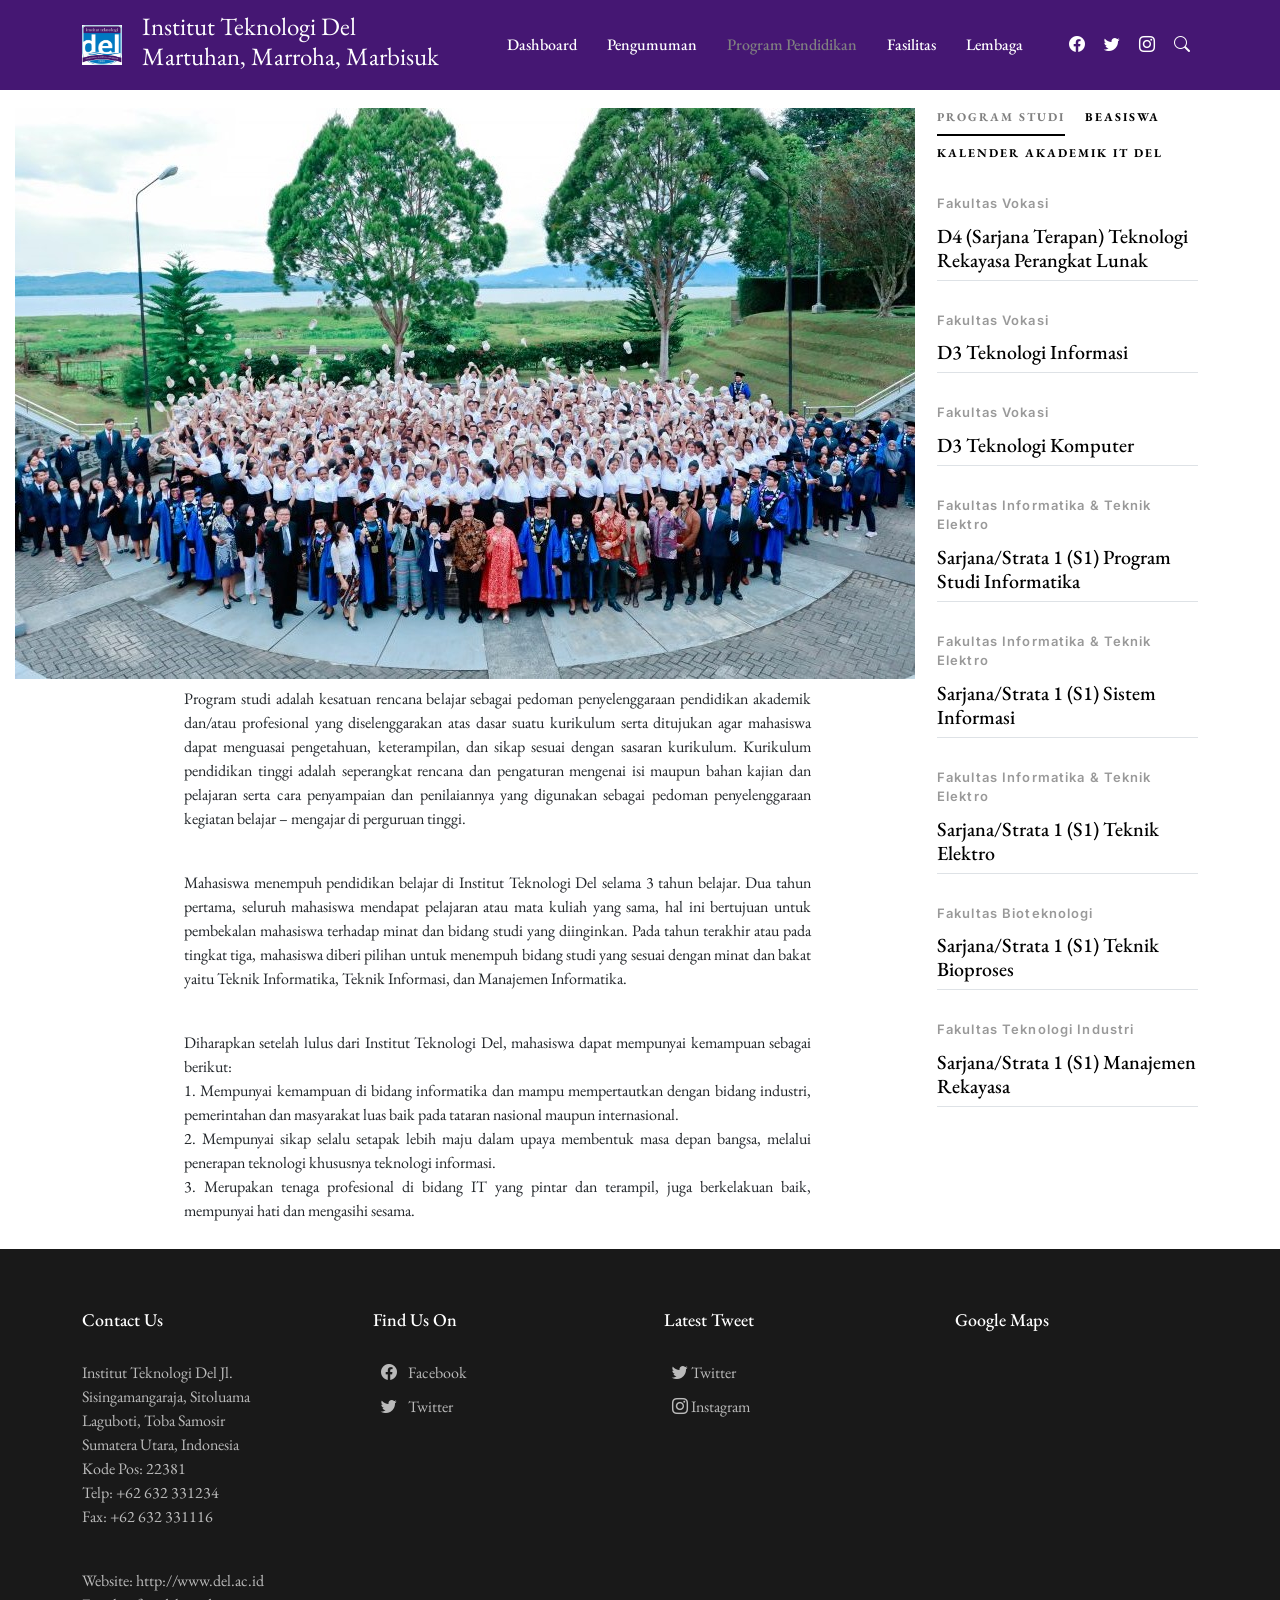
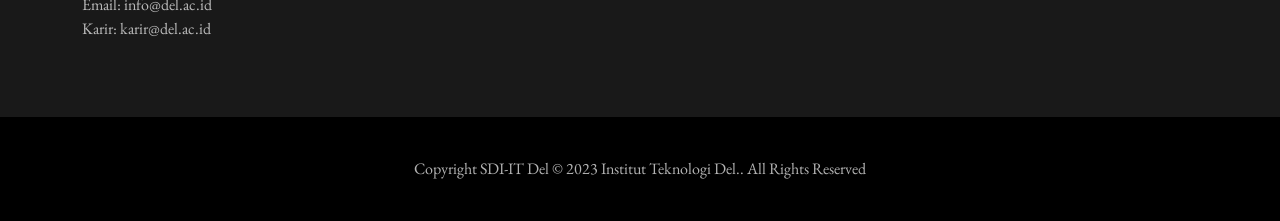
<file: programpendidikan.html>
<!DOCTYPE html>
<html lang="en">

<head>
  <meta charset="utf-8">
  <meta content="width=device-width, initial-scale=1.0" name="viewport">

  <title>Program Pendidikan</title>
  <meta content="" name="description">
  <meta content="" name="keywords">

  <!-- Favicons -->
  <link href="assets/img/DEL.png" rel="icon">
  <link href="assets/img/DEL.png" rel="apple-touch-icon">

  <!-- Google Fonts -->
  <link rel="preconnect" href="https://fonts.googleapis.com">
  <link rel="preconnect" href="https://fonts.gstatic.com" crossorigin>
  <link href="https://fonts.googleapis.com/css2?family=EB+Garamond:wght@400;500&family=Inter:wght@400;500&family=Playfair+Display:ital,wght@0,400;0,700;1,400;1,700&display=swap" rel="stylesheet">

  <!-- Vendor CSS Files -->
  <link href="assets/vendor/bootstrap/css/bootstrap.min.css" rel="stylesheet">
  <link href="assets/vendor/bootstrap-icons/bootstrap-icons.css" rel="stylesheet">
  <link href="assets/vendor/swiper/swiper-bundle.min.css" rel="stylesheet">
  <link href="assets/vendor/glightbox/css/glightbox.min.css" rel="stylesheet">
  <link href="assets/vendor/aos/aos.css" rel="stylesheet">

  <!-- Template Main CSS Files -->
  <link href="assets/css/variables.css" rel="stylesheet">
  <link href="assets/css/main.css" rel="stylesheet">
</head>

<body>

      <!-- ======= Header ======= -->
    <header id="header" class="header d-flex align-items-center fixed-top">
      <div class="container-fluid container-xl d-flex align-items-center justify-content-between">
        <a href="index.html" class="logo d-flex align-items-center">
          <img src="assets/img/DEL.jpg" style="width: 40px; height: auto; margin-right: 20px;" />
          <div>
            <h1>Institut Teknologi Del <br>
            Martuhan, Marroha, Marbisuk</h1>
          </div>
        </a>
        <nav id="navbar" class="navbar">
          <ul>
            <li><a href="dashboard.html">Dashboard</a></li>
            <li><a href="pengumuman.html">Pengumuman</a></li>
            <li><a href="programpendidikan.html" class="active">Program Pendidikan</a></li>
            <li><a href="fasilitas.html">Fasilitas</a></li>
            <li><a href="lembaga.html">Lembaga</a></li>
            </li>
          </ul>
        </nav><!-- .navbar -->

        <div class="position-relative">
          <a href="#" class="mx-2 text-white"><span class="bi-facebook"></span></a>
          <a href="#" class="mx-2 text-white"><span class="bi-twitter"></span></a>
          <a href="#" class="mx-2 text-white"><span class="bi-instagram"></span></a>
          <a href="#" class="mx-2 js-search-open text-white"><span class="bi-search"></span></a>
          <i class="bi bi-list mobile-nav-toggle"></i>

        <!-- ======= Search Form ======= -->
        <div class="search-form-wrap js-search-form-wrap">
          <form action="search-result.html" class="search-form">
            <span class="icon bi-search"></span>
            <input type="text" placeholder="Search" class="form-control">
            <button class="btn js-search-close"><span class="bi-x"></span></button>
          </form>
        </div><!-- End Search Form -->

      </div>

    </div>

  </header><!-- End Header -->

  <main id="main">

    <section class="single-post-content">
      <div class="container">
        <div class="row">
          <div class="col-md-9 post-content" data-aos="fade-up">

            <!-- ======= Single Post Content ======= -->
            <div class="single-post">
              <figure class="my-2">
                <img src="assets/img/post-landscape-wisuda.jpg" alt="" class="img-fluid">
              </figure>
              <p style="text-align: justify;">Program studi adalah kesatuan rencana belajar sebagai pedoman penyelenggaraan pendidikan akademik dan/atau profesional yang diselenggarakan atas dasar suatu kurikulum serta ditujukan agar mahasiswa dapat menguasai pengetahuan, keterampilan, dan sikap sesuai dengan sasaran kurikulum.

                Kurikulum pendidikan tinggi adalah seperangkat rencana dan pengaturan mengenai isi maupun bahan kajian dan pelajaran serta cara penyampaian dan penilaiannya yang digunakan sebagai pedoman penyelenggaraan kegiatan belajar – mengajar di perguruan tinggi.
              </p>
              <br>
              <p style="text-align: justify;">Mahasiswa menempuh pendidikan belajar di Institut Teknologi Del selama 3 tahun belajar.
                
                Dua tahun pertama, seluruh mahasiswa mendapat pelajaran atau mata kuliah yang sama, hal ini bertujuan untuk pembekalan mahasiswa terhadap minat dan bidang studi yang diinginkan.
                
                Pada tahun terakhir atau pada tingkat tiga, mahasiswa diberi pilihan untuk menempuh bidang studi yang sesuai dengan minat dan bakat yaitu Teknik Informatika, Teknik Informasi, dan Manajemen Informatika.</p>
              <br>
              <p style="text-align: justify;">Diharapkan setelah lulus dari Institut Teknologi Del, mahasiswa dapat mempunyai kemampuan sebagai berikut:<br>
                1. Mempunyai kemampuan di bidang informatika dan mampu mempertautkan dengan bidang industri, pemerintahan dan masyarakat luas baik pada tataran nasional maupun internasional.<br>
                2. Mempunyai sikap selalu setapak lebih maju dalam upaya membentuk masa depan bangsa, melalui penerapan teknologi khususnya teknologi informasi.<br>
                3. Merupakan tenaga profesional di bidang IT yang pintar dan terampil, juga berkelakuan baik, mempunyai hati dan mengasihi sesama.</p>
            </div><!-- End Single Post Content -->

          </div>
          <div class="col-md-3">
            <!-- ======= Sidebar ======= -->
            <div class="aside-block">

              <ul class="nav nav-pills custom-tab-nav mb-4" id="pills-tab" role="tablist">
                <li class="nav-item" role="presentation">
                  <button class="nav-link active" id="pills-ProgramStudi-tab" data-bs-toggle="pill" data-bs-target="#pills-ProgramStudi" type="button" role="tab" aria-controls="pills-ProgramStudi" aria-selected="true">Program Studi</button>
                </li>
                <li class="nav-item" role="presentation">
                  <button class="nav-link" id="pills-trending-tab" data-bs-toggle="pill" data-bs-target="#pills-trending" type="button" role="tab" aria-controls="pills-trending" aria-selected="false">Beasiswa</button>
                </li>
                <li class="nav-item" role="presentation">
                  <button class="nav-link" id="pills-latest-tab" data-bs-toggle="pill" data-bs-target="#pills-latest" type="button" role="tab" aria-controls="pills-latest" aria-selected="false">Kalender Akademik IT Del</button>
                </li>
              </ul>

              <div class="tab-content" id="pills-tabContent">

                <!-- Prodi -->
                <div class="tab-pane fade show active" id="pills-ProgramStudi" role="tabpanel" aria-labelledby="pills-popular-tab">
                  <div class="post-entry-1 border-bottom">
                    <div class="post-meta"> <span>Fakultas Vokasi</span></div>
                    <h2 class="mb-2"><a href="#">D4 (Sarjana Terapan) Teknologi Rekayasa Perangkat Lunak</a></h2>
                  </div>

                  <div class="post-entry-1 border-bottom">
                    <div class="post-meta"> </span> <span>Fakultas Vokasi</span></div>
                    <h2 class="mb-2"><a href="#"> D3 Teknologi Informasi</a></h2>
                  </div>

                  <div class="post-entry-1 border-bottom">
                    <div class="post-meta"> <span>Fakultas Vokasi</span></div>
                    <h2 class="mb-2"><a href="#">D3 Teknologi Komputer</a></h2>
                  </div>

                  <div class="post-entry-1 border-bottom">
                    <div class="post-meta"> <span>Fakultas Informatika & Teknik Elektro</span></div>
                    <h2 class="mb-2"><a href="#">Sarjana/Strata 1 (S1) Program Studi Informatika </a></h2>
                  </div>

                  <div class="post-entry-1 border-bottom">
                    <div class="post-meta"> <span>Fakultas Informatika & Teknik Elektro</span></div>
                    <h2 class="mb-2"><a href="#">Sarjana/Strata 1 (S1) Sistem Informasi</a></h2>
                  </div>

                  <div class="post-entry-1 border-bottom">
                    <div class="post-meta"> <span>Fakultas Informatika & Teknik Elektro</span></div>
                    <h2 class="mb-2"><a href="#">Sarjana/Strata 1 (S1) Teknik Elektro</a></h2>
                  </div>

                  <div class="post-entry-1 border-bottom">
                    <div class="post-meta"> <span>Fakultas Bioteknologi</span></div>
                    <h2 class="mb-2"><a href="#">Sarjana/Strata 1 (S1) Teknik Bioproses</a></h2>
                  </div>

                  <div class="post-entry-1 border-bottom">
                    <div class="post-meta"> <span>Fakultas Teknologi Industri</span></div>
                    <h2 class="mb-2"><a href="#">Sarjana/Strata 1 (S1) Manajemen Rekayasa</a></h2>
                  </div>
                </div> 
                <!-- End Prodi -->

                <!-- Beasiswa -->
                <div class="tab-pane fade" id="pills-trending" role="tabpanel" aria-labelledby="pills-trending-tab">
                  <div class="post-entry-1 border-bottom">
                    <p class="mb-2"><a href="#">Beasiswa Prestasi</a></p>
                  </div>

                  <div class="post-entry-1 border-bottom">
                    <p class="mb-2"><a href="#">Beasiswa KIP Kuliah</a></p>
                  </div>

                  <div class="post-entry-1 border-bottom">
                     <p class="mb-2"><a href="#">Beasiswa PPA (Peningkatan Prestasi Akademik)</a></p>
                   </div>
                  <div class="post-entry-1 border-bottom">
                     <p class="mb-2"><a href="#"> Beasiswa Sea Scholarship</a></p>
                   </div>

                  <div class="post-entry-1 border-bottom">
                     <p class="mb-2"><a href="#">Beasiswa Alumni</a></p>
                   </div>
                </div> <!-- End Beasiswa -->

                <!-- Kalender -->
                <div class="tab-pane fade" id="pills-latest" role="tabpanel" aria-labelledby="pills-latest-tab">
                  <div class="post-entry-1 border-bottom">
                     <p class="mb-2"><a href="#">Penerimaan Mahasiswa Baru Angkatan 2022</a></p>
                   </div>

                  <div class="post-entry-1 border-bottom">
                     <p class="mb-2"><a href="#">Inaugurasi, Dies Natalis dan Wisuda Tahun 2022</a></p>
                   </div>

                  <div class="post-entry-1 border-bottom">
                     <p class="mb-2"><a href="#">Semester Ganjil 2022/2023</a></p>
                   </div>

                  <div class="post-entry-1 border-bottom">
                     <p class="mb-2"><a href="#">Semester Genap T.A 2022/2023</a></p>
                   </div>

                  <div class="post-entry-1 border-bottom">
                     <p class="mb-2"><a href="#">Semester Pendek T.A 2022/2023</a></p>
                   </div>

                  <div class="post-entry-1 border-bottom">
                     <p class="mb-2"><a href="#">Sidang Akademik Kelulusan Tingkat dan Yudisium T.A. 2022/2023</a></p>
                   </div>

                   <div class="post-entry-1 border-bottom">
                    <p class="mb-2"><a href="#">Penerimaan Mahasiswa Baru Angkatan XXIII</a></p>
                  </div>

                </div> <!-- End Kalender -->

              </div>
            </div>

          
          </div>
        </div>
      </div>
    </section>
  </main><!-- End #main -->

<!-- ======= Footer ======= -->
<footer id="footer" class="footer">
  <div class="footer-content">
    <div class="container">
      <div class="row g-5">
        <!-- Row 1: Contact Us -->
        <div class="col-12 col-md-6 col-lg-3">
          <h3 class="footer-heading">Contact Us</h3>
          <ul class="footer-links list-unstyled">
            <p>Institut Teknologi Del
              Jl. Sisingamangaraja, Sitoluama <br/>
              Laguboti, Toba Samosir <br/>
              Sumatera Utara, Indonesia <br/>
              Kode Pos: 22381 <br/>
              Telp: +62 632 331234 <br/>
              Fax: +62 632 331116</p> <br/>
            <p>Website: http://www.del.ac.id  <br/>
              Email: info@del.ac.id <br/>
              Karir: karir@del.ac.id</p>
          </ul>
        </div>

        <!-- Row 2: Social Media Links -->
        <div class="col-12 col-md-6 col-lg-3">
          <h3 class="footer-heading">Find Us On</h3>
          <ul class="footer-links footer-blog-entry list-unstyled">
            <li><a href="#" class="mx-2"><span class="bi-facebook"></span> </a> Facebook</li>
            <li><a href="#" class="mx-2"><span class="bi-twitter"></span></a> Twitter</li>
          </ul>
        </div>

        <!-- Row 3: Latest Tweets -->
        <div class="col-12 col-md-6 col-lg-3">
          <h3 class="footer-heading">Latest Tweet</h3>
          <ul class="footer-links footer-blog-entry list-unstyled">
            <li><a href="#" class="mx-2"><span class="bi-twitter"></span>&nbsp;Twitter</a></li>
            <li><a href="#" class="mx-2"><span class="bi-instagram"></span>&nbsp;Instagram</a></li>
          </ul>
        </div>

        <!-- Row 4: Google Maps -->
        <div class="col-12 col-lg-3">
          <h3 class="footer-heading">Google Maps</h3>
          <iframe src="https://www.google.com/maps/embed?pb=!1m14!1m8!1m3!1d15945.469382960306!2d99.1486328!3d2.3832152!3m2!1i1024!2i768!4f13.1!3m3!1m2!1s0x302e00fdad2d7341%3A0xf59ef99c591fe451!2sInstitut%20Teknologi%20Del!5e0!3m2!1sid!2sid!4v1702007231664!5m2!1sid!2sid" width="100%" height="280" style="border:0;" allowfullscreen="" loading="lazy" referrerpolicy="no-referrer-when-downgrade"></iframe>
        </div>
      </div>
    </div>
  </div>

  <div class="footer-legal">
    <div class="container">
      <div class="row justify-content-center"> <!-- Center the copyright text -->
        <div class="col-md-6 text-center mb-3 mb-md-0">
          <div class="copyright">
            Copyright SDI-IT Del © <strong><span> 2023 Institut Teknologi Del.</span></strong>. All Rights Reserved
          </div>
        </div>
      </div>
    </div>
  </div>
</footer>
<!-- ======= End Footer ======= -->

  <a href="#" class="scroll-top d-flex align-items-center justify-content-center"><i class="bi bi-arrow-up-short"></i></a>

  <!-- Vendor JS Files -->
  <script src="assets/vendor/bootstrap/js/bootstrap.bundle.min.js"></script>
  <script src="assets/vendor/swiper/swiper-bundle.min.js"></script>
  <script src="assets/vendor/glightbox/js/glightbox.min.js"></script>
  <script src="assets/vendor/aos/aos.js"></script>
  <script src="assets/vendor/php-email-form/validate.js"></script>

  <!-- Template Main JS File -->
  <script src="assets/js/main.js"></script>

</body>

</html>
</file>
<file: assets/css/variables.css>
/**
* Template Name: ZenBlog
* File: variables.css
* Description: Easily customize colors, typography, and other repetitive properties used in the template main stylesheet file main.css
* 
* Template URL: https://bootstrapmade.com/zenblog-bootstrap-blog-template/
* Author: BootstrapMade.com
* License: https://bootstrapmade.com/license/
* 
* Contents:
* 1. ZenBlog template variables 
* 2. Override default Bootstrap variables
* 3. Set color and background class names
*
* Learn more about CSS variables at https://developer.mozilla.org/en-US/docs/Web/CSS/Using_CSS_custom_properties
*/

/*--------------------------------------------------------------
# 1. ZenBlog template variables 
--------------------------------------------------------------*/
:root {

  /* Fonts */
  --font-default: 'EB Garamond', system-ui, -apple-system, "Segoe UI", Roboto, "Helvetica Neue", Arial, "Noto Sans", "Liberation Sans", sans-serif, "Apple Color Emoji", "Segoe UI Emoji", "Segoe UI Symbol", "Noto Color Emoji";
  --font-primary: 'EB Garamond', serif; /*'Playfair Display', serif;*/
  --font-secondary: 'Inter', sans-serif;

  /* Colors */
  /* The *-rgb color names are simply the RGB converted value of the corresponding color for use in the rgba() function */

  /* Default text color */
  --color-default: #212529;
  --color-default-rgb: 33, 37, 41;

  /* Defult links color */
  --color-links: #212529;
  --color-links-hover: #15171a;

  /* Primay colors */
  --color-primary: #212529;
  --color-primary-light: #26282c;
  --color-primary-dark: #0b0c0e;

  --color-primary-rgb: 33, 37, 41;
  --color-primary-light-rgb: 38, 40, 44;
  --color-primary-dark-rgb: 11, 12, 14;

  /* Secondary colors */
  --color-secondary: #596d80;
  --color-secondary-light: #8498aa;
  --color-secondary-dark: #404f5c;

  --color-secondary-rgb: 89, 109, 128;
  --color-secondary-light-rgb: 132, 152, 170;
  --color-secondary-dark-rgb: 64, 79, 92;

  /* General colors */
  --color-blue: #0d6efd;
  --color-blue-rgb: 13, 110, 253;

  --color-indigo: #6610f2;
  --color-indigo-rgb: 102, 16, 242;

  --color-purple: #6f42c1;
  --color-purple-rgb: 111, 66, 193;
  
  --color-pink: #f3268c;
  --color-pink-rgb: 243, 38, 140;

  --color-red: #df1529;
  --color-red-rgb: 223, 21, 4;

  --color-orange: #fd7e14;
  --color-orange-rgb: 253, 126, 20;

  --color-yellow: #ffc107;
  --color-yellow-rgb: 255, 193, 7;

  --color-green: #059652;
  --color-green-rgb: 5, 150, 82;

  --color-teal: #20c997;
  --color-teal-rgb: 32, 201, 151;

  --color-cyan: #0dcaf0;
  --color-cyan-rgb: 13, 202, 240;

  --color-white: #ffffff;
  --color-white-rgb: 255, 255, 255;

  --color-gray: #6c757d;
  --color-gray-rgb: 108, 117, 125;

  --color-black: #000000;
  --color-black-rgb: 0, 0, 0;
}

/*--------------------------------------------------------------
# 2. Override default Bootstrap variables
--------------------------------------------------------------*/
:root {
  --bs-blue: var(--color-blue);
  --bs-indigo: var(--color-indigo);
  --bs-purple: var(--color-purple);
  --bs-pink: var(--color-pink);
  --bs-red: var(--color-red);
  --bs-orange: var(--color-orange);
  --bs-yellow: var(--color-yellow);
  --bs-green: var(--color-green);
  --bs-teal: var(--color-teal);
  --bs-cyan: var(--color-cyan);
  --bs-white: var(--color-white);
  --bs-gray: var(--color-gray);
  --bs-gray-dark: #343a40;
  --bs-gray-100: #f8f9fa;
  --bs-gray-200: #e9ecef;
  --bs-gray-300: #dee2e6;
  --bs-gray-400: #ced4da;
  --bs-gray-500: #adb5bd;
  --bs-gray-600: #6c757d;
  --bs-gray-700: #495057;
  --bs-gray-800: #343a40;
  --bs-gray-900: #212529;
  --bs-primary: var(--color-blue);
  --bs-secondary: var(--color-blue);
  --bs-success: #198754;
  --bs-info: #0dcaf0;
  --bs-warning: #ffc107;
  --bs-danger: #dc3545;
  --bs-light: #f8f9fa;
  --bs-dark: #212529;
  --bs-primary-rgb: var(--color-primary-rgb);
  --bs-secondary-rgb: var(--color-secondary-rgb);
  --bs-success-rgb: 25, 135, 84;
  --bs-info-rgb: 13, 202, 240;
  --bs-warning-rgb: 255, 193, 7;
  --bs-danger-rgb: 220, 53, 69;
  --bs-light-rgb: 248, 249, 250;
  --bs-dark-rgb: 33, 37, 41;
  --bs-white-rgb: var(--color-white-rgb);
  --bs-black-rgb: var(--color-black-rgb);
  --bs-body-color-rgb: var(--color-default-rgb);
  --bs-body-bg-rgb: 255, 255, 255;
  --bs-font-sans-serif: var(--font-default);
  --bs-font-monospace: SFMono-Regular, Menlo, Monaco, Consolas, "Liberation Mono", "Courier New", monospace;
  --bs-gradient: linear-gradient(180deg, rgba(255, 255, 255, 0.15), rgba(255, 255, 255, 0));
  --bs-body-font-family: var(--font-default);
  --bs-body-font-size: 1rem;
  --bs-body-font-weight: 400;
  --bs-body-line-height: 1.5;
  --bs-body-color: var(--color-default);
  --bs-body-bg: #fff;
}

/*--------------------------------------------------------------
# 3. Set color and background class names
--------------------------------------------------------------*/
/* Fonts */
.font-default { font-family: var(--font-default) !important; }
.font-primary { font-family: var(--font-primary) !important;}
.font-secondary { font-family: var(--font-secondary) !important; }

/* Text Colors */
.color-default { color: var(--color-default) !important; }
.color-links { color: var(--color-links) !important; }
.color-links:hover { color: var(--color-links-hover) !important; }
.color-primary { color: var(--color-primary) !important; }
.color-primary-light { color: var(--color-primary-light) !important; }
.color-primary-dark { color: var(--color-primary-dark) !important; }
.color-secondary { color: var(--color-secondary) !important; }
.color-secondary-light { color: var(--color-secondary-light) !important; }
.color-secondary-dark { color: var(--color-secondary-dark) !important; }
.color-blue { color: var(--color-blue) !important; }
.color-indigo { color: var(--color-indigo) !important; }
.color-purple { color: var(--color-purple) !important; }
.color-pink { color: var(--color-pink) !important; }
.color-red { color: var(--color-red) !important; }
.color-orange { color: var(--color-orange) !important; }
.color-yellow { color: var(--color-yellow) !important; }
.color-green { color: var(--color-green) !important; }
.color-teal { color: var(--color-teal) !important; }
.color-cyan { color: var(--color-cyan) !important; }
.color-white { color: var(--color-white) !important; }
.color-gray { color: var(--color-gray) !important; }
.color-black { color: var(--color-black) !important; }

/* Background Colors */
.bg-default { background-color: var(--color-default) !important; }
.bg-primary { background-color: var(--color-primary) !important; }
.bg-primary-light { background-color: var(--color-primary-light) !important; }
.bg-primary-dark { background-color: var(--color-primary-dark) !important; }
.bg-secondary { background-color: var(--color-secondary) !important; }
.bg-secondary-light { background-color: var(--color-secondary-light) !important; }
.bg-secondary-dark { background-color: var(--color-secondary-dark) !important; }
.bg-blue { background-color: var(--color-blue) !important; }
.bg-indigo { background-color: var(--color-indigo) !important; }
.bg-purple { background-color: var(--color-purple) !important; }
.bg-pink { background-color: var(--color-pink) !important; }
.bg-red { background-color: var(--color-red) !important; }
.bg-orange { background-color: var(--color-orange) !important; }
.bg-yellow { background-color: var(--color-yellow) !important; }
.bg-green { background-color: var(--color-green) !important; }
.bg-teal { background-color: var(--color-teal) !important; }
.bg-cyan { background-color: var(--color-cyan) !important; }
.bg-white { background-color: var(--color-white) !important; }
.bg-gray { background-color: var(--color-gray) !important; }
.bg-black { background-color: var(--color-black) !important; }
</file>
<file: assets/css/main.css>
:root {
  scroll-behavior: smooth;
}
.active{
  color: grey !important;
}

body {
  color: rgba(var(--color-primary-rgb), 1);
}

a {
  color: var(--color-links);
  text-decoration: none;
}

a:hover {
  color: var(--color-links-hover);
  text-decoration: none;
}



h1,
h2,
h3,
h4,
h5,
h6 {
  font-family: var(--font-primary);
}

#main {
  margin-top: 90px;
}

/*--------------------------------------------------------------
# Sections & Section Header
--------------------------------------------------------------*/
section {
  padding: 10px 0;
  overflow: hidden;
}

.section-header {
  border-bottom: 2px solid var(--color-black);
}

.section-header h2 {
  font-size: 50px;
  color: var(--color-black);
}

.section-header p {
  margin-bottom: 0;
}

/*--------------------------------------------------------------
# Scroll top button
--------------------------------------------------------------*/
.scroll-top {
  position: fixed;
  visibility: hidden;
  opacity: 0;
  right: 15px;
  bottom: 15px;
  z-index: 99999;
  background: var(--color-primary);
  width: 40px;
  height: 40px;
  border-radius: 4px;
  transition: all 0.4s;
}

.scroll-top i {
  font-size: 24px;
  color: #fff;
  line-height: 0;
}

.scroll-top:hover {
  background: rgba(var(--color-primary-rgb), 0.8);
  color: #fff;
}

.scroll-top.active {
  visibility: visible;
  opacity: 1;
}

/*--------------------------------------------------------------
# Page title
--------------------------------------------------------------*/
.page-title {
  font-size: 70px;
  color: var(--color-black);
}

/* Form Input Fieldds */
.form-control:active,
.form-control:focus {
  outline: none;
  box-shadow: none;
  border-color: var(--color-black);
}

.btn:active,
.btn:focus {
  outline: none;
}

.btn.btn-primary {
  background-color: var(--color-black);
  color: var(--color-black);
  border-color: var(--color-black);
}

/*--------------------------------------------------------------
# Header
--------------------------------------------------------------*/
.header {
  height: 90px;
  transition: all 0.5s;
  z-index: 997;
  background: #451773;
}

.header.sticked {
  height: 70px;
}

.header .logo img {
  max-height: 40px;
  margin-right: 6px;
}

.header .logo h1 {
  font-size: 25px;
  font-weight: 300;
  color: var(--color-white);
  font-family: var(--font-default);
}

.search-form-wrap {
  position: absolute;
  right: 0;
  top: 0;
  z-index: 9;
  transition: 0.3s all ease;
  visibility: hidden;
  opacity: 0;
}

.search-form-wrap .search-form {
  position: relative;
}

.search-form-wrap .search-form .form-control {
  width: 300px;
  border: none;
  box-shadow: 0 15px 20px -10px rgba(var(--color-white), 0.1);
  padding-left: 40px;
  padding-right: 40px;
}

.search-form-wrap .search-form .form-control:active,
.search-form-wrap .search-form .form-control:focus {
  outline: none;
  box-shadow: none;
}

.search-form-wrap .search-form .icon {
  position: absolute;
  left: 0;
  top: 7px;
  opacity: 0.5;
  left: 10px;
}

.search-form-wrap .search-form .btn {
  position: absolute;
  top: 2px;
  right: 4px;
  padding: 0;
  margin: 0;
  line-height: 1;
  font-size: 30px;
}

.search-form-wrap .search-form .btn:active,
.search-form-wrap .search-form .btn:focus {
  outline: none;
  box-shadow: none;
}

.search-form-wrap.active {
  visibility: visible;
  opacity: 1;
}

section {
  scroll-margin-top: 70px;
}

/*--------------------------------------------------------------
# Desktop Navigation 
--------------------------------------------------------------*/
@media (min-width: 1280px) {
  .navbar {
    padding: 0;
    color: white;
  }

  .navbar ul {
    margin: 0;
    padding: 0;
    display: flex;
    list-style: none;
    align-items: center;
  }

  .navbar li {
    position: relative;
  }

  .navbar a,
  .navbar a:focus {
    display: flex;
    align-items: center;
    justify-content: space-between;
    padding: 10px 0 10px 30px;
    font-family: var(--font-purple);
    font-size: 16px;
    font-weight: 500;
    color: rgba(var(--color-purple), 1);
    white-space: nowrap;
    transition: 0.3s;
  }

  .navbar a i,
  .navbar a:focus i {
    font-size: 12px;
    line-height: 0;
    margin-left: 5px;
  }

  .navbar a:hover,
  .navbar .active,
  .navbar .active:focus,
  .navbar li:hover>a {
    color: var(--color-purple);
  }

  .navbar .getstarted,
  .navbar .getstarted:focus {
    background: var(--color-purple);
    padding: 8px 20px;
    margin-left: 30px;
    border-radius: 4px;
    color: var(--color-purple);
  }

  .navbar .getstarted:hover,
  .navbar .getstarted:focus:hover {
    color: var(--color-black);
    background: rgba(var(--color-purple), 0.8);
  }

  .navbar .dropdown ul {
    display: block;
    position: absolute;
    left: 14px;
    top: calc(100% + 30px);
    margin: 0;
    padding: 10px 0;
    z-index: 99;
    opacity: 0;
    visibility: hidden;
    background: var(--color-purple);
    box-shadow: 0px 0px 30px rgba(127, 137, 161, 0.25);
    transition: 0.3s;
    border-radius: 4px;
  }

  .navbar .dropdown ul li {
    min-width: 200px;
  }

  .navbar .dropdown ul a {
    padding: 10px 20px;
    font-size: 15px;
    text-transform: none;
    font-weight: 400;
  }

  .navbar .dropdown ul a i {
    font-size: 12px;
  }

  .navbar .dropdown ul a:hover,
  .navbar .dropdown ul .active:hover,
  .navbar .dropdown ul li:hover>a {
    color: var(--color-white);
  }

  .navbar .dropdown:hover>ul {
    opacity: 1;
    top: 100%;
    visibility: visible;
  }

  .navbar .dropdown .dropdown ul {
    top: 0;
    left: calc(100% - 30px);
    visibility: hidden;
  }

  .navbar .dropdown .dropdown:hover>ul {
    opacity: 1;
    top: 0;
    left: 100%;
    visibility: visible;
  }
}

@media (min-width: 1280px) and (max-width: 1366px) {
  .navbar .dropdown .dropdown ul {
    left: -90%;
  }

  .navbar .dropdown .dropdown:hover>ul {
    left: -100%;
  }
}

.mobile-nav-toggle {
  display: none;
}

/*--------------------------------------------------------------
# Mobile Navigation
--------------------------------------------------------------*/
@media (max-width: 1279px) {
  .navbar {
    padding: 0;
    z-index: 9997;
  }

  .navbar ul {
    display: none;
    position: absolute;
    inset: 55px 15px 15px 15px;
    padding: 10px 0;
    margin: 0;
    border-radius: 10px;
    background-color: var(--color-white);
    overflow-y: auto;
    transition: 0.3s;
    z-index: 9998;
  }

  .navbar a,
  .navbar a:focus {
    display: flex;
    align-items: center;
    justify-content: space-between;
    padding: 10px 20px;
    font-family: var(--font-primary);
    font-size: 15px;
    font-weight: 600;
    color: var(--color-primary);
    white-space: nowrap;
    transition: 0.3s;
  }

  .navbar a i,
  .navbar a:focus i {
    font-size: 12px;
    line-height: 0;
    margin-left: 5px;
  }

  .navbar a:hover,
  .navbar .active,
  .navbar .active:focus,
  .navbar li:hover>a {
    color: var(--color-primary);
  }

  .navbar .dropdown ul,
  .navbar .dropdown .dropdown ul {
    position: static;
    display: none;
    z-index: 99;
    padding: 10px 0;
    margin: 10px 20px;
    background: var(--color-white);
    transition: all 0.5s ease-in-out;
    box-shadow: 0px 0px 30px rgba(var(--color-black-rgb), 0.1);
  }

  .navbar .dropdown>.dropdown-active,
  .navbar .dropdown .dropdown>.dropdown-active {
    display: block;
  }

  .mobile-nav-toggle {
    display: inline-block;
    color: var(--color-secondary);
    font-size: 28px;
    cursor: pointer;
    line-height: 0;
    transition: 0.5s;
  }

  .mobile-nav-toggle.bi-x {
    color: var(--color-black);
  }

  .mobile-nav-active {
    overflow: hidden;
  }

  .mobile-nav-active .mobile-nav-toggle {
    position: fixed;
    top: 15px;
    right: 15px;
    z-index: 9999;
    color: var(--color-white);
  }

  .mobile-nav-active .navbar {
    position: fixed;
    overflow: hidden;
    inset: 0;
    background: rgba(var(--color-black-rgb), 0.6);
    transition: 0.3s;
  }

  .mobile-nav-active .navbar>ul {
    display: block;
  }
}

/*--------------------------------------------------------------
# Posts
--------------------------------------------------------------*/
.post-entry-1 {
  margin-bottom: 30px;
}

.post-entry-1 img {
  margin-bottom: 30px;
}

.post-entry-1 h2 {
  margin-bottom: 20px;
  font-size: 20px;
  font-weight: 500;
  line-height: 1.2;
  font-weight: 500;
}

.post-entry-1 h2 a {
  color: var(--color-black);
}

.post-entry-1.lg h2 {
  font-size: 40px;
  line-height: 1;
}

.post-meta {
  font-size: 13px;
  letter-spacing: 0.07rem;
  text-transform: none;
  font-weight: 600;
  font-family: var(--font-secondary);
  color: rgba(var(--color-black-rgb), 0.4);
  margin-bottom: 10px;
}

@media (max-width: 768px) {
  .custom-border {
    border: none !important;
  }
}

.author .photo {
  margin-right: 10px;
}

.author .photo img {
  width: 40px;
  border-radius: 50%;
  margin-bottom: 0;
}

.author .name h3 {
  margin: 0;
  padding: 0;
  font-size: 15px;
  font-family: var(--font-secondary);
}

.trending {
  border: 1px solid rgba(var(--color-black-rgb), 0.1);
}

.trending>h3 {
  color: var(--color-black);
  padding: 20px;
  border-bottom: 1px solid rgba(var(--color-black-rgb), 0.1);
}

.trending .trending-post {
  padding: 0;
  margin: 0;
}

.trending .trending-post li {
  padding: 0;
  margin: 0;
  list-style: none;
  display: block;
}

.trending .trending-post li a {
  display: block;
  padding: 20px;
  border-bottom: 1px solid rgba(var(--color-black-rgb), 0.1);
  position: relative;
  overflow: hidden;
}

.trending .trending-post li a .number {
  position: absolute;
  z-index: -1;
  font-size: 5rem;
  left: -10px;
  top: -20px;
  font-weight: 700;
  color: rgba(var(--color-black-rgb), 0.05);
}

.trending .trending-post li a h3 {
  font-size: 18px;
  color: rgba(var(--color-black-rgb), 0.9);
}

.trending .trending-post li a .author {
  color: rgba(var(--color-black-rgb), 0.7);
  font-weight: 500;
}

.trending .trending-post li a:hover h3 {
  color: rgba(var(--color-black-rgb), 1);
}

.trending .trending-post li:last-child a {
  border-bottom: none;
}

.post-entry-2 {
  margin-bottom: 30px;
}

.post-entry-2 .post-meta {
  font-size: 12px;
  letter-spacing: 0.07rem;
  text-transform: none;
  font-weight: 600;
  font-family: var(--font-secondary);
  color: rgba(var(--color-black-rgb), 0.4);
  margin-bottom: 10px;
}

.post-entry-2 .author {
  color: rgba(var(--color-black-rgb), 0.7);
  font-weight: 500;
  margin-bottom: 20px;
  display: block;
}

.post-entry-2 .thumbnail {
  flex: 0 0 65%;
}

@media (max-width: 960px) {
  .post-entry-2 .thumbnail {
    flex: 0 0 100%;
    margin-bottom: 20px;
  }
}

.post-entry-2.half .thumbnail {
  flex: 0 0 50%;
}

@media (max-width: 768px) {
  .post-entry-2.half .thumbnail {
    flex: 0 0 100%;
    margin-bottom: 20px;
  }
}

.post-entry-2.small-img .thumbnail {
  flex: 0 0 30%;
}

@media (max-width: 768px) {
  .post-entry-2.small-img .thumbnail {
    flex: 0 0 100%;
    margin-bottom: 20px;
  }
}

.img-bg {
  height: 500px;
  background-size: cover;
  background-repeat: no-repeat;
  position: relative;
  background-position: center center;
}

@media (max-width: 768px) {
  .img-bg {
    height: 400px;
  }
}

.img-bg:before {
  position: absolute;
  content: "";
  background: rgb(0, 0, 0);
  background: linear-gradient(0deg, rgb(0, 0, 0) 0%, rgba(0, 0, 0, 0) 100%);
  opacity: 0.5;
  bottom: 0;
  left: 0;
  right: 0;
  z-index: 1;
  top: 0;
}

.img-bg .img-bg-inner {
  position: relative;
  z-index: 2;
  max-width: 700px;
  position: relative;
  padding-left: 100px;
  padding-right: 100px;
  margin-bottom: 50px;
}

@media (max-width: 768px) {
  .img-bg .img-bg-inner {
    padding-left: 30px;
    padding-right: 30px;
    margin-bottom: 50px;
  }
}

.img-bg .img-bg-inner h2,
.img-bg .img-bg-inner p {
  color: var(--color-white);
}

@media (max-width: 500px) {
  .img-bg .img-bg-inner p {
    display: none;
  }
}

.custom-swiper-button-next,
.custom-swiper-button-prev {
  position: absolute;
  top: 50%;
  transform: translateY(-50%);
  z-index: 9;
}

@media (max-width: 768px) {

  .custom-swiper-button-next,
  .custom-swiper-button-prev {
    display: none;
  }
}

.custom-swiper-button-next span,
.custom-swiper-button-prev span {
  font-size: 20px;
  color: rgba(var(--color-white-rgb), 0.7);
  transition: 0.3s all ease;
}

.custom-swiper-button-next:hover span,
.custom-swiper-button-next:focus span,
.custom-swiper-button-prev:hover span,
.custom-swiper-button-prev:focus span {
  color: rgba(var(--color-white-rgb), 1);
}

.custom-swiper-button-next {
  right: 40px;
}

.custom-swiper-button-prev {
  left: 40px;
}

.swiper-pagination .swiper-pagination-bullet {
  background-color: rgba(var(--color-white-rgb), 0.8);
}

.swiper-pagination .swiper-pagination-bullet-active {
  background-color: rgba(var(--color-white-rgb), 1);
}

.more {
  font-family: var(--font-secondary);
  text-transform: uppercase;
  font-size: 12px;
  font-weight: 500;
  position: relative;
  display: inline-block;
  padding-bottom: 5px;
}

.more:before {
  content: "";
  position: absolute;
  height: 2px;
  left: 0;
  right: 0;
  bottom: 0;
  background: var(--color-black);
}

.post-content {
  padding-left: 10%;
  padding-right: 10%;
}

@media (max-width: 768px) {
  .post-content {
    padding-left: 15px;
    padding-right: 15px;
  }
}

.post-content .firstcharacter {
  float: left;
  font-family: Georgia;
  font-size: 75px;
  line-height: 60px;
  padding-top: 4px;
  padding-right: 8px;
  padding-left: 3px;
}

.post-content figure {
  position: relative;
  left: 52%;
  min-width: 990px;
  transform: translateX(-50%);
}

@media (max-width: 1255px) {
  .post-content figure {
    min-width: auto;
    left: auto !important;
    transform: none;
  }
}

.post-content figure figcaption {
  font-family: var(--font-secondary);
  font-size: 14px;
  padding: 10px 0 0 0;
}

.aside-title,
.category-title {
  text-transform: uppercase;
  letter-spacing: 0.1rem;
  font-size: 14px;
  font-weight: 700;
  margin-bottom: 30px;
  border-bottom: 2px solid var(--color-black);
}

.category-title {
  border-bottom: none;
}

.custom-pagination a {
  display: inline-block;
  width: 40px;
  height: 40px;
  line-height: 40px;
  text-align: center;
  border-radius: 50%;
  font-family: var(--font-secondary);
  margin: 5px;
  transition: 0.3s all ease;
}

.custom-pagination a.active {
  background: var(--color-black);
  color: var(--color-white);
}

.custom-pagination a.active:hover {
  background: rgba(var(--color-black-rgb), 0.9);
}

.custom-pagination a:hover {
  background: rgba(var(--color-black-rgb), 0.1);
}

.custom-pagination a.prev,
.custom-pagination a.next {
  width: auto !important;
  border-radius: 4px;
  padding-left: 10px;
  padding-right: 10px;
}

.custom-pagination a.prev:hover,
.custom-pagination a.next:hover {
  background: rgba(var(--color-black-rgb), 0.1);
}

/* custom tab nav on sidebar */
.aside-block {
  margin-bottom: 30px;
}

.aside-block .custom-tab-nav .nav-item {
  display: inline-block;
}

.aside-block .custom-tab-nav .nav-item button {
  color: var(--color-black);
  text-transform: uppercase;
  font-size: 12px;
  font-weight: 700;
  letter-spacing: 2px;
  border-radius: 0;
  padding-left: 0;
  padding-right: 0;
  margin-right: 20px;
}

.aside-block .custom-tab-nav .nav-item button.active {
  background-color: var(--color-black) !important;
  background-color: transparent !important;
  color: var(--color-black);
  border-bottom: 2px solid var(--color-black);
}

.link-video {
  position: relative;
}

.link-video span {
  top: 50%;
  left: 50%;
  transform: translate(-50%, -50%);
  position: absolute;
  width: 50px;
  height: 50px;
  line-height: 50px;
  border-radius: 50%;
  text-align: center;
  display: inline-block;
  background-color: rgba(var(--color-black-rgb), 0.2);
  color: var(--color-white);
}

.aside-links li {
  margin-bottom: 10px;
  padding-bottom: 10px;
  border-bottom: 1px solid rgba(var(--color-black-rgb), 0.1);
}

.aside-links li a {
  display: block;
  color: rgba(var(--color-black-rgb), 0.7);
}

.aside-links li a:hover,
.aside-links li a:focus {
  color: rgba(var(--color-black-rgb), 1);
}

.aside-tags li {
  display: inline-block;
}

.aside-tags li a {
  display: inline-block;
  color: rgba(var(--color-black-rgb), 0.7);
  padding: 7px 10px;
  border: 1px solid rgba(var(--color-black-rgb), 0.1);
  margin-bottom: 3px;
  transition: 0.3s all ease;
}

.aside-tags li a:hover,
.aside-tags li a:focus {
  color: rgba(var(--color-black-rgb), 1);
  border: 1px solid rgba(var(--color-black-rgb), 0.5);
}

/*--------------------------------------------------------------
# Contact
--------------------------------------------------------------*/
.contact .info-item {
  text-align: center;
}

.contact .info-item i {
  font-size: 48px;
  display: inline-block;
  margin-bottom: 10px;
  color: var(--color-primary);
}

.contact .info-item address,
.contact .info-item p {
  margin-bottom: 0;
}

.contact .info-item h3 {
  font-size: 16px;
  margin-bottom: 15px;
  font-weight: bold;
  letter-spacing: 0.1rem;
  text-transform: uppercase;
  color: var(--color-primary);
}

.contact .info-item a:hover {
  color: var(--color-primary);
}

@media (min-width: 768px) {
  .contact .info-item-borders {
    border-left: 1px solid rgba(var(--color-secondary-rgb), 0.2);
    border-right: 1px solid rgba(var(--color-secondary-rgb), 0.2);
  }
}

.contact .php-email-form {
  box-shadow: 0 0 30px rgba(var(--color-black-rgb), 0.1);
  padding: 30px;
  background: var(--color-white);
}

@media (max-width: 640px) {
  .contact .php-email-form {
    padding: 20px;
  }
}

.contact .php-email-form .error-message {
  display: none;
  color: var(--color-white);
  background: var(--color-red);
  text-align: left;
  padding: 15px;
  font-weight: 600;
}

.contact .php-email-form .error-message br+br {
  margin-top: 25px;
}

.contact .php-email-form .sent-message {
  display: none;
  color: var(--color-white);
  background: var(--color-green);
  text-align: center;
  padding: 15px;
  font-weight: 600;
}

.contact .php-email-form .loading {
  display: none;
  background: var(--color-white);
  text-align: center;
  padding: 15px;
}

.contact .php-email-form .loading:before {
  content: "";
  display: inline-block;
  border-radius: 50%;
  width: 24px;
  height: 24px;
  margin: 0 10px -6px 0;
  border: 3px solid var(--color-green);
  border-top-color: var(--color-white);
  animation: animate-loading 1s linear infinite;
}

.contact .php-email-form .form-group {
  margin-bottom: 20px;
}

.contact .php-email-form input,
.contact .php-email-form textarea {
  padding: 10px 14px;
  border-radius: 0;
  box-shadow: none;
  font-size: 15px;
}

.contact .php-email-form input::focus,
.contact .php-email-form textarea::focus {
  background-color: var(--color-primary);
}

.contact .php-email-form button[type=submit] {
  background: var(--color-primary);
  border: 0;
  padding: 10px 30px;
  color: #fff;
  transition: 0.4s;
  cursor: pointer;
}

.contact .php-email-form button[type=submit]:hover {
  background: rgba(var(--color-primary-rgb), 0.8);
}

@keyframes animate-loading {
  0% {
    transform: rotate(0deg);
  }

  100% {
    transform: rotate(360deg);
  }
}

/*--------------------------------------------------------------
# Footer
--------------------------------------------------------------*/
.footer {
  overflow: hidden;
  background: rgba(var(--color-black-rgb), 0.9);
  font-size: 16px;
  color: rgba(var(--color-white-rgb), 0.7);
}

.footer .footer-content {
  padding: 60px 0;
}

.footer a.footer-link-more {
  color: rgba(var(--color-white-rgb), 0.7);
  display: inline-block;
  position: relative;
}

.footer a.footer-link-more:before {
  content: "";
  position: absolute;
  bottom: 0;
  left: 0;
  right: 0;
  height: 1px;
  background: var(--color-white);
}

.footer a.footer-link-more:hover {
  color: rgba(var(--color-white-rgb), 1);
}

.footer .footer-heading {
  color: var(--color-white);
  margin-bottom: 20px;
  padding-bottom: 10px;
  font-size: 18px;
}

.footer .footer-blog-entry li {
  margin-bottom: 20px;
  display: block;
}

.footer .footer-blog-entry li a .post-meta {
  font-size: 15px;
  letter-spacing: 0.07rem;
  text-transform: none;
  font-weight: 400;
  font-family: var(--font-secondary);
  color: rgba(var(--color-white-rgb), 0.4);
  margin-bottom: 0px;
}

.footer .footer-blog-entry li a img {
  flex: 0 0 50px;
  width: 50px;
}

.footer .footer-links li {
  margin-bottom: 10px;
}

.footer .footer-links li a {
  color: rgba(var(--color-white-rgb), 0.7);
}

.footer .footer-links li a:hover,
.footer .footer-links li a:focus {
  color: rgba(var(--color-white-rgb), 1);
}

.footer .footer-legal {
  background: var(--color-black);
  padding: 40px 0;
}

.footer .footer-legal .social-links a {
  text-align: center;
  display: inline-block;
  width: 40px;
  height: 40px;
  background-color: rgba(var(--color-white-rgb), 0.09);
  border-radius: 50%;
  color: var(--color-white);
  line-height: 40px;
}

.footer .footer-legal .social-links a:hover {
  background-color: rgba(var(--color-white-rgb), 0.2);
}

.footer .copyright strong {
  font-weight: 400;
}

.footer .credits {
  padding-top: 6px;
  font-size: 13px;
}

.footer .credits a {
  color: var(--color-white);
}
</file>
